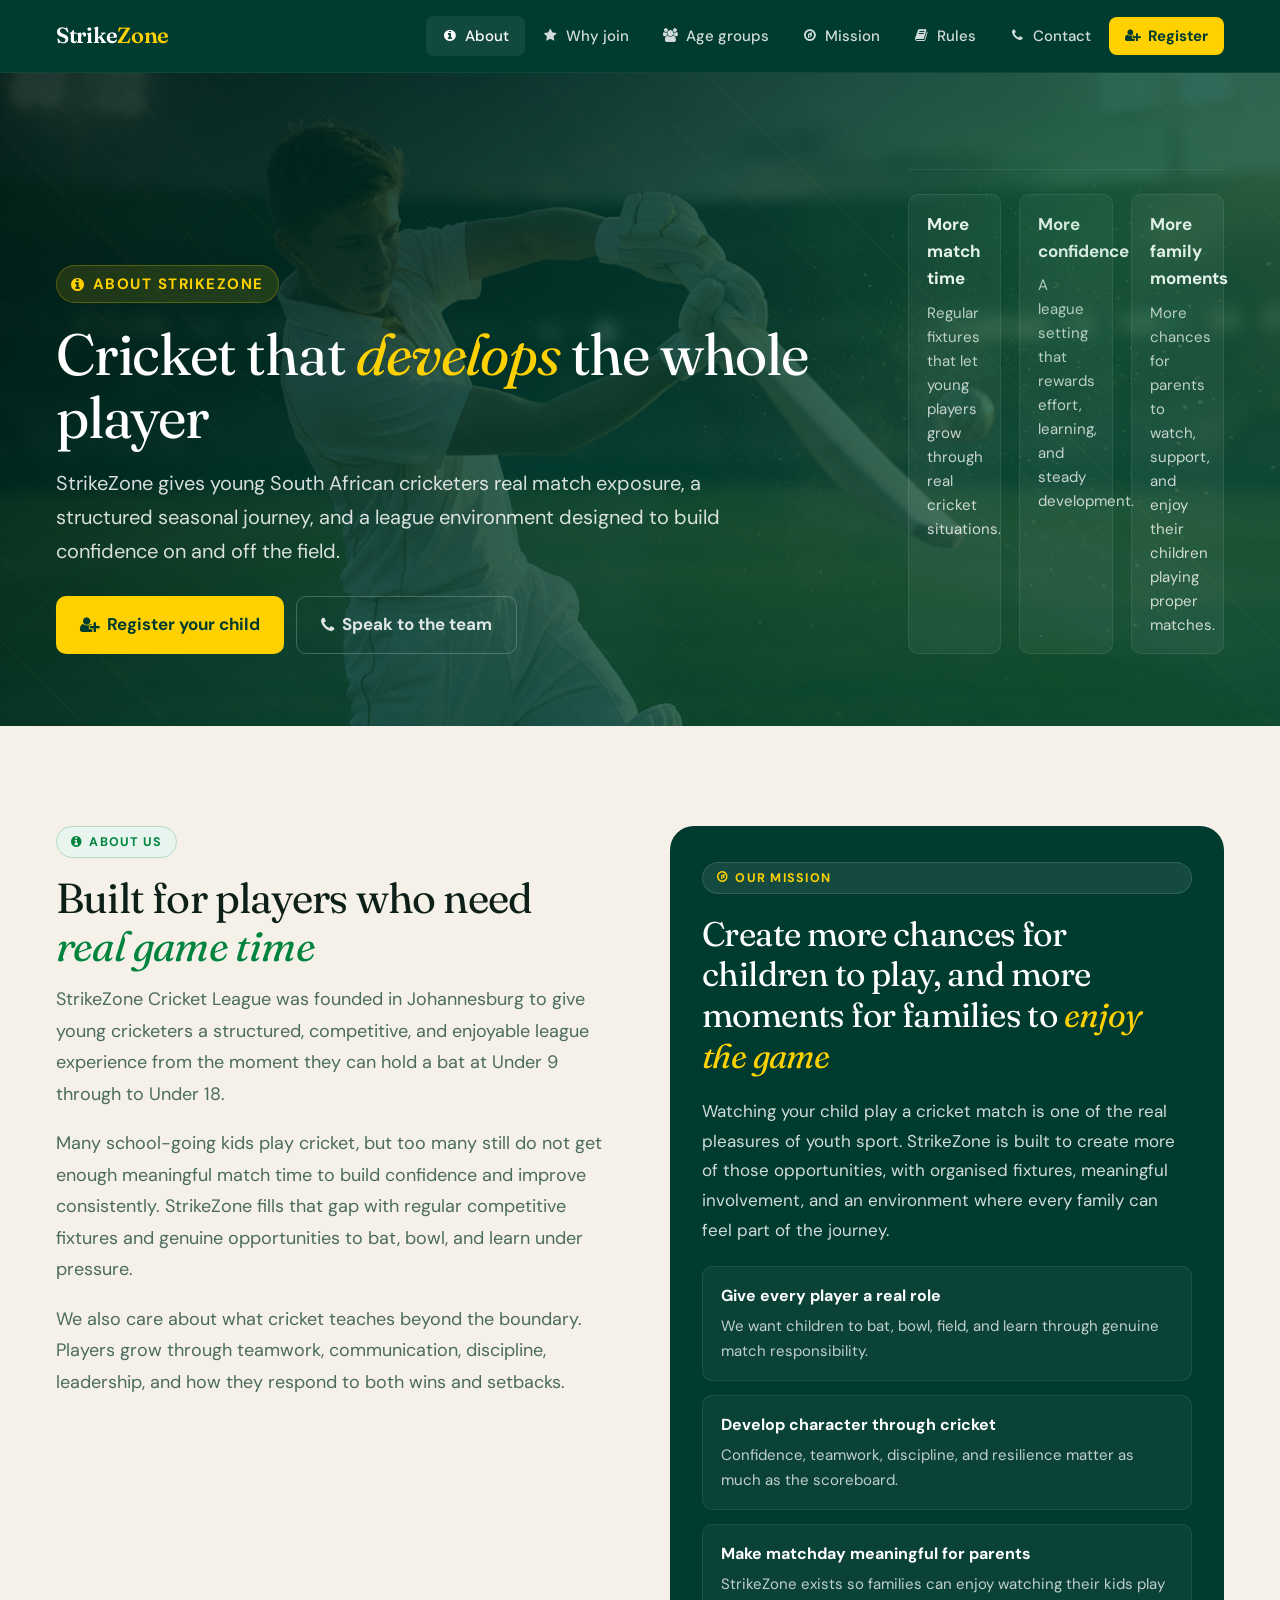
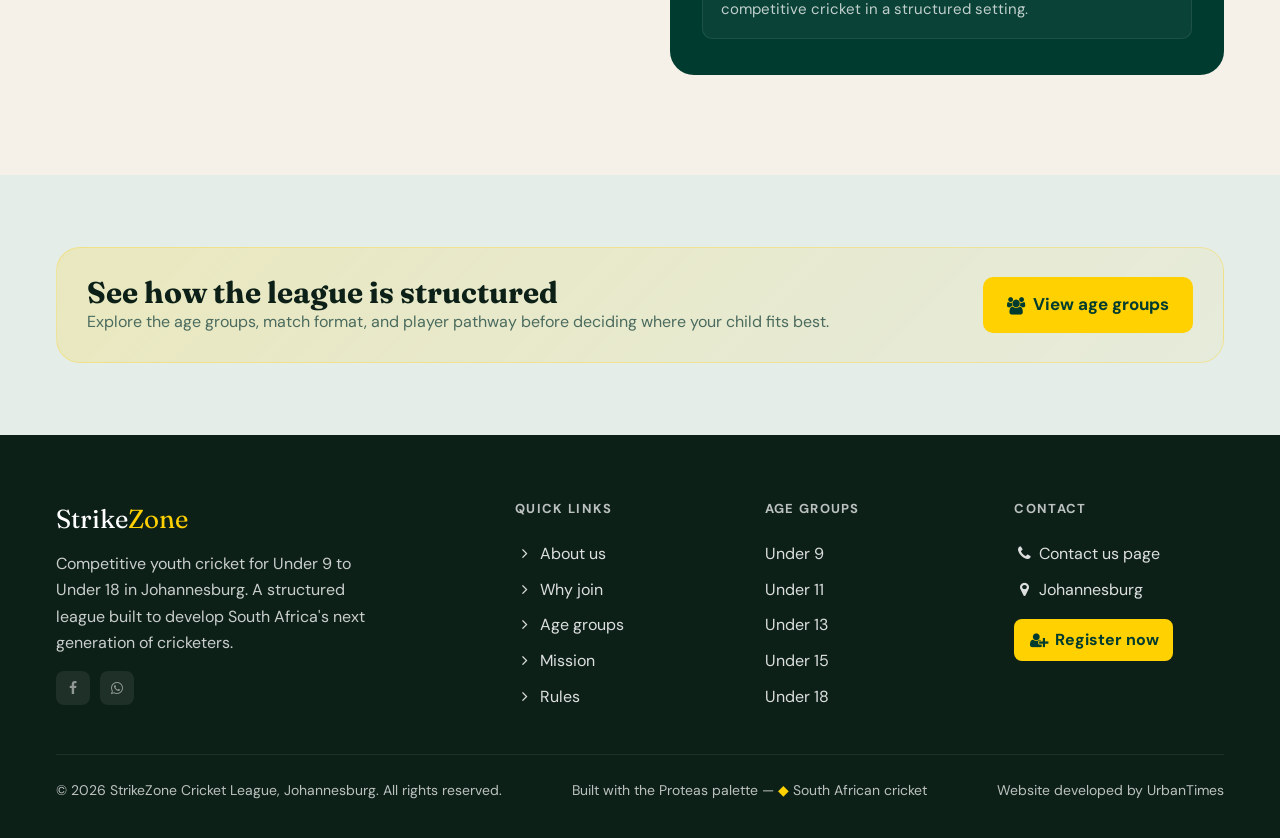
<file: about.html>
<!DOCTYPE html>
<html lang="en">
<head>
  <meta charset="UTF-8">
  <meta name="viewport" content="width=device-width, initial-scale=1.0">
  <title>About | StrikeZone Cricket League</title>
  <meta name="description" content="Learn how StrikeZone Cricket League helps young cricketers grow through structured competition, live scoring, and long-term development.">
  <link rel="canonical" href="https://strikezone.co.za/about.html">
  <meta property="og:type" content="website">
  <meta property="og:site_name" content="StrikeZone Cricket League">
  <meta property="og:title" content="About | StrikeZone Cricket League">
  <meta property="og:description" content="Learn how StrikeZone Cricket League helps young cricketers grow through structured competition, live scoring, and long-term development.">
  <meta property="og:url" content="https://strikezone.co.za/about.html">
  <meta property="og:image" content="https://strikezone.co.za/assets/pitch.png">
  <meta name="twitter:card" content="summary_large_image">
  <meta name="twitter:title" content="About | StrikeZone Cricket League">
  <meta name="twitter:description" content="Learn how StrikeZone Cricket League helps young cricketers grow through structured competition, live scoring, and long-term development.">
  <meta name="twitter:image" content="https://strikezone.co.za/assets/pitch.png">
  <link rel="stylesheet" href="assets/style.css">
</head>
<body>
  <nav class="navbar">
    <div class="nav-inner">
      <a href="index.html" class="nav-logo">Strike<span>Zone</span></a>
      <div class="nav-links">
        <a href="about.html" class="active"><i class="fa fa-info-circle fa-fw"></i> About</a>
        <a href="why-join.html"><i class="fa fa-star fa-fw"></i> Why join</a>
        <a href="age-groups.html"><i class="fa fa-users fa-fw"></i> Age groups</a>
        <a href="mission.html"><i class="fa fa-compass fa-fw"></i> Mission</a>
        <a href="rules.html"><i class="fa fa-book fa-fw"></i> Rules</a>
        <a href="contact.html"><i class="fa fa-phone fa-fw"></i> Contact</a>
        <a href="register.html" class="nav-cta"><i class="fa fa-user-plus fa-fw"></i> Register</a>
      </div>
      <div class="nav-hamburger" onclick="toggleMenu()"><i class="fa fa-bars"></i></div>
    </div>
    <div class="mobile-menu" id="mobile-menu">
      <a href="about.html" class="active"><i class="fa fa-info-circle fa-fw"></i> About us</a>
      <a href="why-join.html"><i class="fa fa-star fa-fw"></i> Why join</a>
      <a href="age-groups.html"><i class="fa fa-users fa-fw"></i> Age groups</a>
      <a href="mission.html"><i class="fa fa-compass fa-fw"></i> Mission</a>
      <a href="rules.html"><i class="fa fa-book fa-fw"></i> Rules</a>
      <a href="contact.html"><i class="fa fa-phone fa-fw"></i> Contact</a>
      <a href="register.html" class="nav-cta"><i class="fa fa-user-plus fa-fw"></i> Register your child</a>
    </div>
  </nav>

  <section class="page-hero">
    <div class="page-hero-inner">
      <div class="page-hero-copy reveal visible">
        <div class="page-hero-kicker"><i class="fa fa-info-circle"></i> About StrikeZone</div>
        <h1 class="page-hero-title">Cricket that <em>develops</em> the whole player</h1>
        <p class="page-hero-sub">StrikeZone gives young South African cricketers real match exposure, a structured seasonal journey, and a league environment designed to build confidence on and off the field.</p>
        <div class="page-actions">
          <a href="register.html" class="btn-gold"><i class="fa fa-user-plus"></i> Register your child</a>
          <a href="contact.html" class="btn-ghost-light"><i class="fa fa-phone"></i> Speak to the team</a>
        </div>
      </div>
      <div class="hero-mission-list reveal visible">
        <div class="hero-mission-item">
          <strong>More match time</strong>
          <span>Regular fixtures that let young players grow through real cricket situations.</span>
        </div>
        <div class="hero-mission-item">
          <strong>More confidence</strong>
          <span>A league setting that rewards effort, learning, and steady development.</span>
        </div>
        <div class="hero-mission-item">
          <strong>More family moments</strong>
          <span>More chances for parents to watch, support, and enjoy their children playing proper matches.</span>
        </div>
      </div>
    </div>
  </section>

  <section class="section">
    <div class="section-inner">
      <div class="split-grid">
        <div class="reveal">
          <div class="section-tag"><i class="fa fa-info-circle"></i> About us</div>
          <h2 class="section-title">Built for players who need <em>real game time</em></h2>
          <div class="section-copy">
            <p>StrikeZone Cricket League was founded in Johannesburg to give young cricketers a structured, competitive, and enjoyable league experience from the moment they can hold a bat at Under 9 through to Under 18.</p>
            <p>Many school-going kids play cricket, but too many still do not get enough meaningful match time to build confidence and improve consistently. StrikeZone fills that gap with regular competitive fixtures and genuine opportunities to bat, bowl, and learn under pressure.</p>
            <p>We also care about what cricket teaches beyond the boundary. Players grow through teamwork, communication, discipline, leadership, and how they respond to both wins and setbacks.</p>
          </div>
        </div>
        <div class="reveal">
          <div class="about-mission-card">
            <div class="section-tag"><i class="fa fa-compass"></i> Our mission</div>
            <h3 class="about-mission-title">Create more chances for children to play, and more moments for families to <em>enjoy the game</em></h3>
            <p class="about-mission-lead">Watching your child play a cricket match is one of the real pleasures of youth sport. StrikeZone is built to create more of those opportunities, with organised fixtures, meaningful involvement, and an environment where every family can feel part of the journey.</p>
            <div class="about-mission-points">
              <div class="about-mission-point">
                <strong>Give every player a real role</strong>
                <span>We want children to bat, bowl, field, and learn through genuine match responsibility.</span>
              </div>
              <div class="about-mission-point">
                <strong>Develop character through cricket</strong>
                <span>Confidence, teamwork, discipline, and resilience matter as much as the scoreboard.</span>
              </div>
              <div class="about-mission-point">
                <strong>Make matchday meaningful for parents</strong>
                <span>StrikeZone exists so families can enjoy watching their kids play competitive cricket in a structured setting.</span>
              </div>
            </div>
          </div>
        </div>
      </div>
    </div>
  </section>

  <section class="section section-stone section-tight">
    <div class="section-inner">
      <div class="cta-strip reveal">
        <div>
          <h3>See how the league is structured</h3>
          <p>Explore the age groups, match format, and player pathway before deciding where your child fits best.</p>
        </div>
        <a href="age-groups.html" class="btn-gold"><i class="fa fa-users"></i> View age groups</a>
      </div>
    </div>
  </section>

  <footer class="footer">
    <div class="footer-inner">
      <div class="footer-top">
        <div class="footer-brand">
          <div class="fb-logo">Strike<span>Zone</span></div>
          <p>Competitive youth cricket for Under 9 to Under 18 in Johannesburg. A structured league built to develop South Africa's next generation of cricketers.</p>
          <div class="footer-social">
            <a href="https://www.facebook.com/strikezone.co.za" class="fsoc" title="Facebook" aria-label="Facebook"><i class="fa fa-facebook"></i></a>
            
            <a href="https://wa.me/27632018623" class="fsoc" title="WhatsApp" aria-label="WhatsApp"><i class="fa fa-whatsapp"></i></a>
          </div>
        </div>
        <div class="footer-col">
          <h4>Quick links</h4>
          <a href="about.html"><i class="fa fa-angle-right fa-fw"></i> About us</a>
          <a href="why-join.html"><i class="fa fa-angle-right fa-fw"></i> Why join</a>
          <a href="age-groups.html"><i class="fa fa-angle-right fa-fw"></i> Age groups</a>
          <a href="mission.html"><i class="fa fa-angle-right fa-fw"></i> Mission</a>
          <a href="rules.html"><i class="fa fa-angle-right fa-fw"></i> Rules</a>
        </div>
        <div class="footer-col">
          <h4>Age groups</h4>
          <a href="age-groups.html">Under 9</a>
          <a href="age-groups.html">Under 11</a>
          <a href="age-groups.html">Under 13</a>
          <a href="age-groups.html">Under 15</a>
          <a href="age-groups.html">Under 18</a>
        </div>
        <div class="footer-col">
          <h4>Contact</h4>
          <a href="contact.html"><i class="fa fa-phone fa-fw"></i> Contact us page</a>
          <a href="contact.html"><i class="fa fa-map-marker fa-fw"></i> Johannesburg</a>
          <a href="register.html" class="footer-register-link"><i class="fa fa-user-plus fa-fw"></i> Register now</a>
        </div>
      </div>
      <div class="footer-bottom">
        <span>© 2026 StrikeZone Cricket League, Johannesburg. All rights reserved.</span>
        <span>Built with the Proteas palette — <span class="footer-gold-diamond">&#9670;</span> South African cricket</span>
        <span>Website developed by <a href="https://urbantimes.co.za" target="_blank" rel="noopener noreferrer">UrbanTimes</a></span>
      </div>
    </div>
  </footer>

  <script src="assets/common.js"></script>
</body>
</html>
</file>
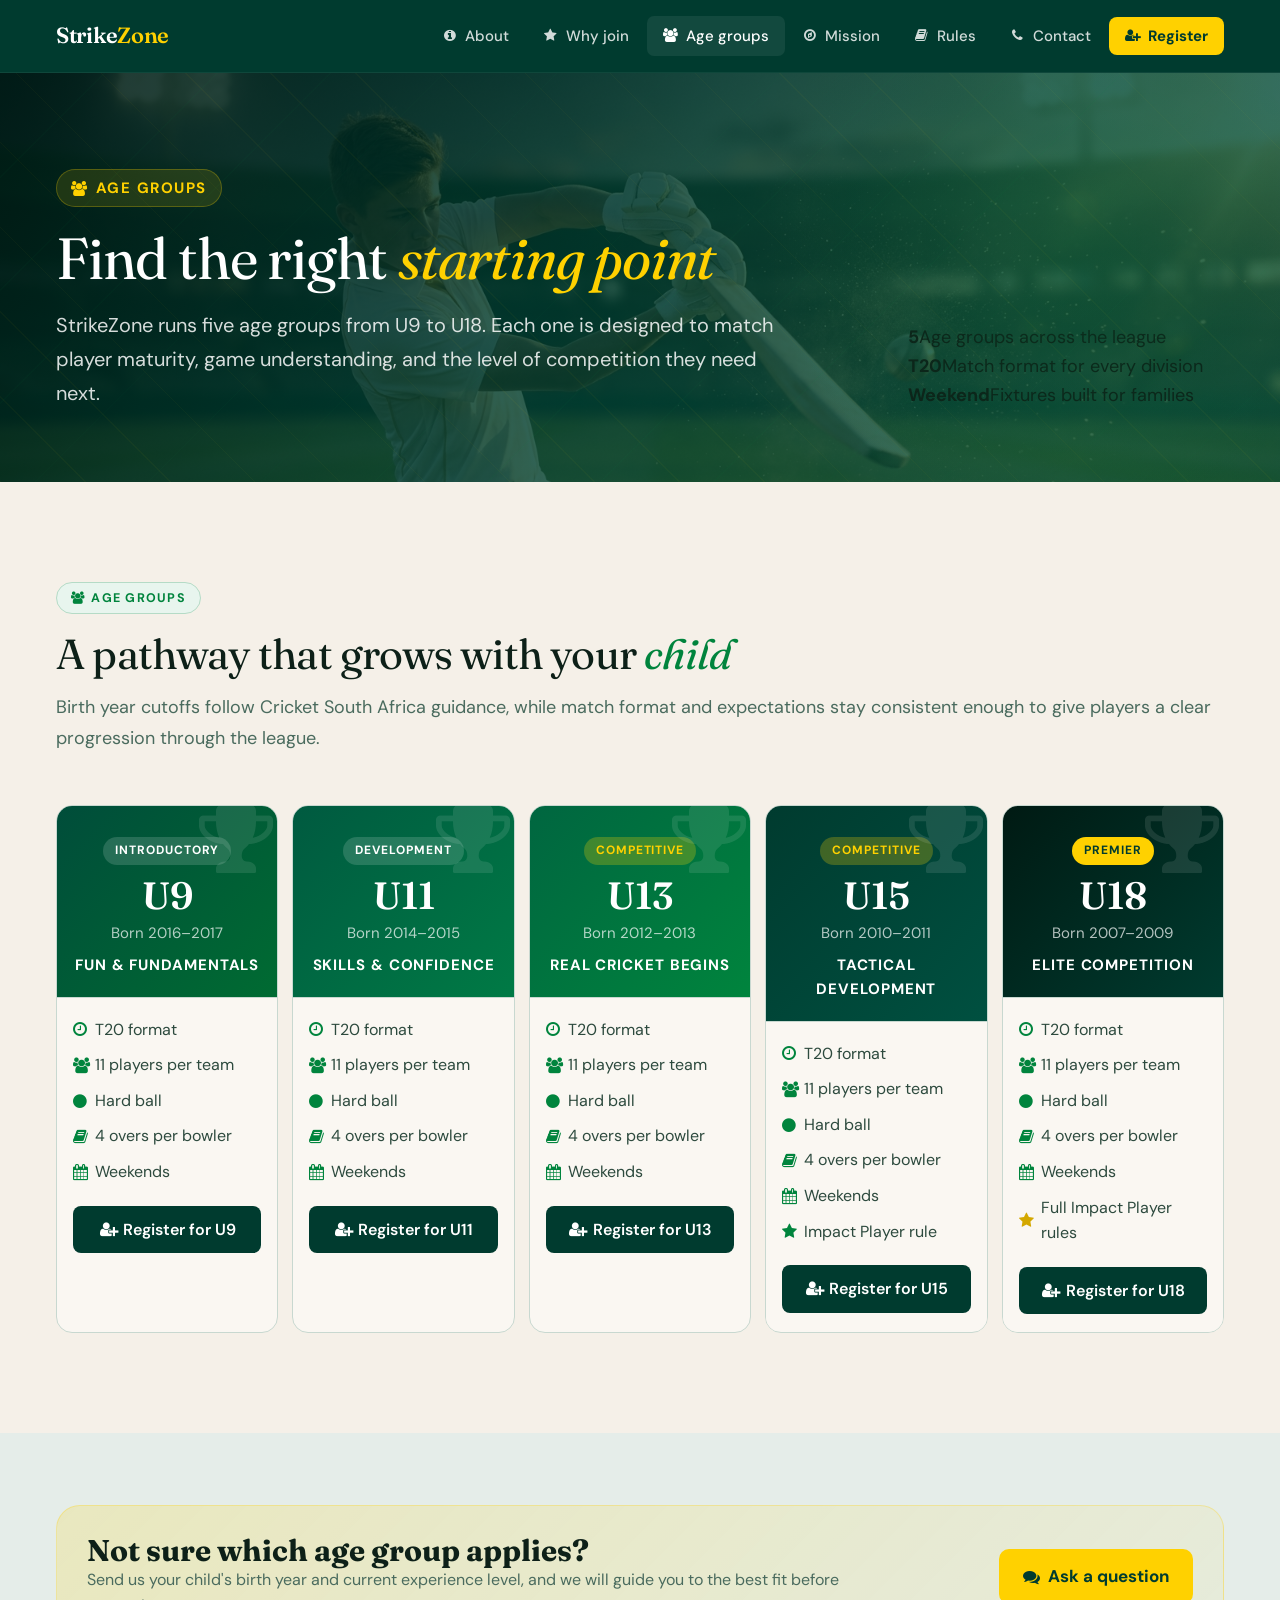
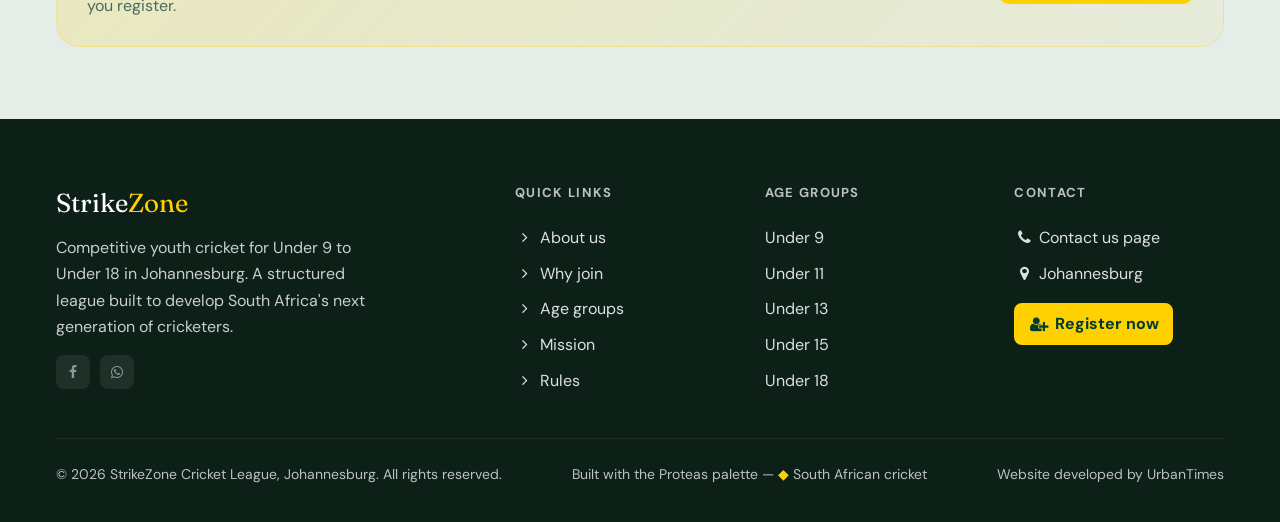
<file: age-groups.html>
<!DOCTYPE html>
<html lang="en">
<head>
  <meta charset="UTF-8">
  <meta name="viewport" content="width=device-width, initial-scale=1.0">
  <title>Age Groups | StrikeZone Cricket League</title>
  <meta name="description" content="View StrikeZone Cricket League age groups from U9 to U18, including birth year guidance, format, and development level.">
  <link rel="stylesheet" href="assets/style.css">
</head>
<body>
  <nav class="navbar">
    <div class="nav-inner">
      <a href="index.html" class="nav-logo">Strike<span>Zone</span></a>
      <div class="nav-links">
        <a href="about.html"><i class="fa fa-info-circle fa-fw"></i> About</a>
        <a href="why-join.html"><i class="fa fa-star fa-fw"></i> Why join</a>
        <a href="age-groups.html" class="active"><i class="fa fa-users fa-fw"></i> Age groups</a>
        <a href="mission.html"><i class="fa fa-compass fa-fw"></i> Mission</a>
        <a href="rules.html"><i class="fa fa-book fa-fw"></i> Rules</a>
        <a href="contact.html"><i class="fa fa-phone fa-fw"></i> Contact</a>
        <a href="register.html" class="nav-cta"><i class="fa fa-user-plus fa-fw"></i> Register</a>
      </div>
      <div class="nav-hamburger" onclick="toggleMenu()"><i class="fa fa-bars"></i></div>
    </div>
    <div class="mobile-menu" id="mobile-menu">
      <a href="about.html"><i class="fa fa-info-circle fa-fw"></i> About us</a>
      <a href="why-join.html"><i class="fa fa-star fa-fw"></i> Why join</a>
      <a href="age-groups.html" class="active"><i class="fa fa-users fa-fw"></i> Age groups</a>
      <a href="mission.html"><i class="fa fa-compass fa-fw"></i> Mission</a>
      <a href="rules.html"><i class="fa fa-book fa-fw"></i> Rules</a>
      <a href="contact.html"><i class="fa fa-phone fa-fw"></i> Contact</a>
      <a href="register.html" class="nav-cta"><i class="fa fa-user-plus fa-fw"></i> Register your child</a>
    </div>
  </nav>

  <section class="page-hero">
    <div class="page-hero-inner">
      <div class="page-hero-copy reveal visible">
        <div class="page-hero-kicker"><i class="fa fa-users"></i> Age groups</div>
        <h1 class="page-hero-title">Find the right <em>starting point</em></h1>
        <p class="page-hero-sub">StrikeZone runs five age groups from U9 to U18. Each one is designed to match player maturity, game understanding, and the level of competition they need next.</p>
      </div>
      <div class="hero-stat-bar reveal visible">
        <div><strong>5</strong><span>Age groups across the league</span></div>
        <div><strong>T20</strong><span>Match format for every division</span></div>
        <div><strong>Weekend</strong><span>Fixtures built for families</span></div>
      </div>
    </div>
  </section>

  <section class="section">
    <div class="section-inner">
      <div class="reveal">
        <div class="section-tag"><i class="fa fa-users"></i> Age groups</div>
        <h2 class="section-title">A pathway that grows with your <em>child</em></h2>
        <p class="section-sub section-sub-wide">Birth year cutoffs follow Cricket South Africa guidance, while match format and expectations stay consistent enough to give players a clear progression through the league.</p>
      </div>
      <div class="age-grid reveal">
        <div class="age-card">
          <div class="age-hd age-u9">
            <div class="age-badge">Introductory</div>
            <div class="age-group">U9</div>
            <div class="age-born">Born 2016–2017</div>
            <div class="age-level">Fun &amp; fundamentals</div>
          </div>
          <div class="age-bd">
            <div class="age-detail"><i class="fa fa-clock-o fa-fw"></i> T20 format</div>
            <div class="age-detail"><i class="fa fa-users fa-fw"></i> 11 players per team</div>
            <div class="age-detail"><i class="fa fa-circle fa-fw"></i> Hard ball</div>
            <div class="age-detail"><i class="fa fa-book fa-fw"></i> 4 overs per bowler</div>
            <div class="age-detail"><i class="fa fa-calendar fa-fw"></i> Weekends</div>
            <a href="register.html" class="age-cta"><i class="fa fa-user-plus fa-fw"></i> Register for U9</a>
          </div>
        </div>
        <div class="age-card">
          <div class="age-hd age-u11">
            <div class="age-badge">Development</div>
            <div class="age-group">U11</div>
            <div class="age-born">Born 2014–2015</div>
            <div class="age-level">Skills &amp; confidence</div>
          </div>
          <div class="age-bd">
            <div class="age-detail"><i class="fa fa-clock-o fa-fw"></i> T20 format</div>
            <div class="age-detail"><i class="fa fa-users fa-fw"></i> 11 players per team</div>
            <div class="age-detail"><i class="fa fa-circle fa-fw"></i> Hard ball</div>
            <div class="age-detail"><i class="fa fa-book fa-fw"></i> 4 overs per bowler</div>
            <div class="age-detail"><i class="fa fa-calendar fa-fw"></i> Weekends</div>
            <a href="register.html" class="age-cta"><i class="fa fa-user-plus fa-fw"></i> Register for U11</a>
          </div>
        </div>
        <div class="age-card">
          <div class="age-hd age-u13">
            <div class="age-badge">Competitive</div>
            <div class="age-group">U13</div>
            <div class="age-born">Born 2012–2013</div>
            <div class="age-level">Real cricket begins</div>
          </div>
          <div class="age-bd">
            <div class="age-detail"><i class="fa fa-clock-o fa-fw"></i> T20 format</div>
            <div class="age-detail"><i class="fa fa-users fa-fw"></i> 11 players per team</div>
            <div class="age-detail"><i class="fa fa-circle fa-fw"></i> Hard ball</div>
            <div class="age-detail"><i class="fa fa-book fa-fw"></i> 4 overs per bowler</div>
            <div class="age-detail"><i class="fa fa-calendar fa-fw"></i> Weekends</div>
            <a href="register.html" class="age-cta"><i class="fa fa-user-plus fa-fw"></i> Register for U13</a>
          </div>
        </div>
        <div class="age-card">
          <div class="age-hd age-u15">
            <div class="age-badge">Competitive</div>
            <div class="age-group">U15</div>
            <div class="age-born">Born 2010–2011</div>
            <div class="age-level">Tactical development</div>
          </div>
          <div class="age-bd">
            <div class="age-detail"><i class="fa fa-clock-o fa-fw"></i> T20 format</div>
            <div class="age-detail"><i class="fa fa-users fa-fw"></i> 11 players per team</div>
            <div class="age-detail"><i class="fa fa-circle fa-fw"></i> Hard ball</div>
            <div class="age-detail"><i class="fa fa-book fa-fw"></i> 4 overs per bowler</div>
            <div class="age-detail"><i class="fa fa-calendar fa-fw"></i> Weekends</div>
            <div class="age-detail"><i class="fa fa-star fa-fw"></i> Impact Player rule</div>
            <a href="register.html" class="age-cta"><i class="fa fa-user-plus fa-fw"></i> Register for U15</a>
          </div>
        </div>
        <div class="age-card">
          <div class="age-hd age-u18">
            <div class="age-badge">Premier</div>
            <div class="age-group">U18</div>
            <div class="age-born">Born 2007–2009</div>
            <div class="age-level">Elite competition</div>
          </div>
          <div class="age-bd">
            <div class="age-detail"><i class="fa fa-clock-o fa-fw"></i> T20 format</div>
            <div class="age-detail"><i class="fa fa-users fa-fw"></i> 11 players per team</div>
            <div class="age-detail"><i class="fa fa-circle fa-fw"></i> Hard ball</div>
            <div class="age-detail"><i class="fa fa-book fa-fw"></i> 4 overs per bowler</div>
            <div class="age-detail"><i class="fa fa-calendar fa-fw"></i> Weekends</div>
            <div class="age-detail"><i class="fa fa-star fa-fw age-detail-icon-gold"></i> Full Impact Player rules</div>
            <a href="register.html" class="age-cta"><i class="fa fa-user-plus fa-fw"></i> Register for U18</a>
          </div>
        </div>
      </div>
    </div>
  </section>

  <section class="section section-stone section-tight">
    <div class="section-inner">
      <div class="cta-strip reveal">
        <div>
          <h3>Not sure which age group applies?</h3>
          <p>Send us your child's birth year and current experience level, and we will guide you to the best fit before you register.</p>
        </div>
        <a href="contact.html" class="btn-gold"><i class="fa fa-comments"></i> Ask a question</a>
      </div>
    </div>
  </section>

  <footer class="footer">
    <div class="footer-inner">
      <div class="footer-top">
        <div class="footer-brand">
          <div class="fb-logo">Strike<span>Zone</span></div>
          <p>Competitive youth cricket for Under 9 to Under 18 in Johannesburg. A structured league built to develop South Africa's next generation of cricketers.</p>
          <div class="footer-social">
            <a href="https://www.facebook.com/strikezone.co.za" class="fsoc" title="Facebook" aria-label="Facebook"><i class="fa fa-facebook"></i></a>
            
            <a href="https://wa.me/27632018623" class="fsoc" title="WhatsApp" aria-label="WhatsApp"><i class="fa fa-whatsapp"></i></a>
          </div>
        </div>
        <div class="footer-col">
          <h4>Quick links</h4>
          <a href="about.html"><i class="fa fa-angle-right fa-fw"></i> About us</a>
          <a href="why-join.html"><i class="fa fa-angle-right fa-fw"></i> Why join</a>
          <a href="age-groups.html"><i class="fa fa-angle-right fa-fw"></i> Age groups</a>
          <a href="mission.html"><i class="fa fa-angle-right fa-fw"></i> Mission</a>
          <a href="rules.html"><i class="fa fa-angle-right fa-fw"></i> Rules</a>
        </div>
        <div class="footer-col">
          <h4>Age groups</h4>
          <a href="age-groups.html">Under 9</a>
          <a href="age-groups.html">Under 11</a>
          <a href="age-groups.html">Under 13</a>
          <a href="age-groups.html">Under 15</a>
          <a href="age-groups.html">Under 18</a>
        </div>
        <div class="footer-col">
          <h4>Contact</h4>
          <a href="contact.html"><i class="fa fa-phone fa-fw"></i> Contact us page</a>
          <a href="contact.html"><i class="fa fa-map-marker fa-fw"></i> Johannesburg</a>
          <a href="register.html" class="footer-register-link"><i class="fa fa-user-plus fa-fw"></i> Register now</a>
        </div>
      </div>
      <div class="footer-bottom">
        <span>© 2026 StrikeZone Cricket League, Johannesburg. All rights reserved.</span>
        <span>Built with the Proteas palette — <span class="footer-gold-diamond">&#9670;</span> South African cricket</span>
        <span>Website developed by <a href="https://urbantimes.co.za" target="_blank" rel="noopener noreferrer">UrbanTimes</a></span>
      </div>
    </div>
  </footer>

  <script src="assets/common.js"></script>
</body>
</html>
</file>
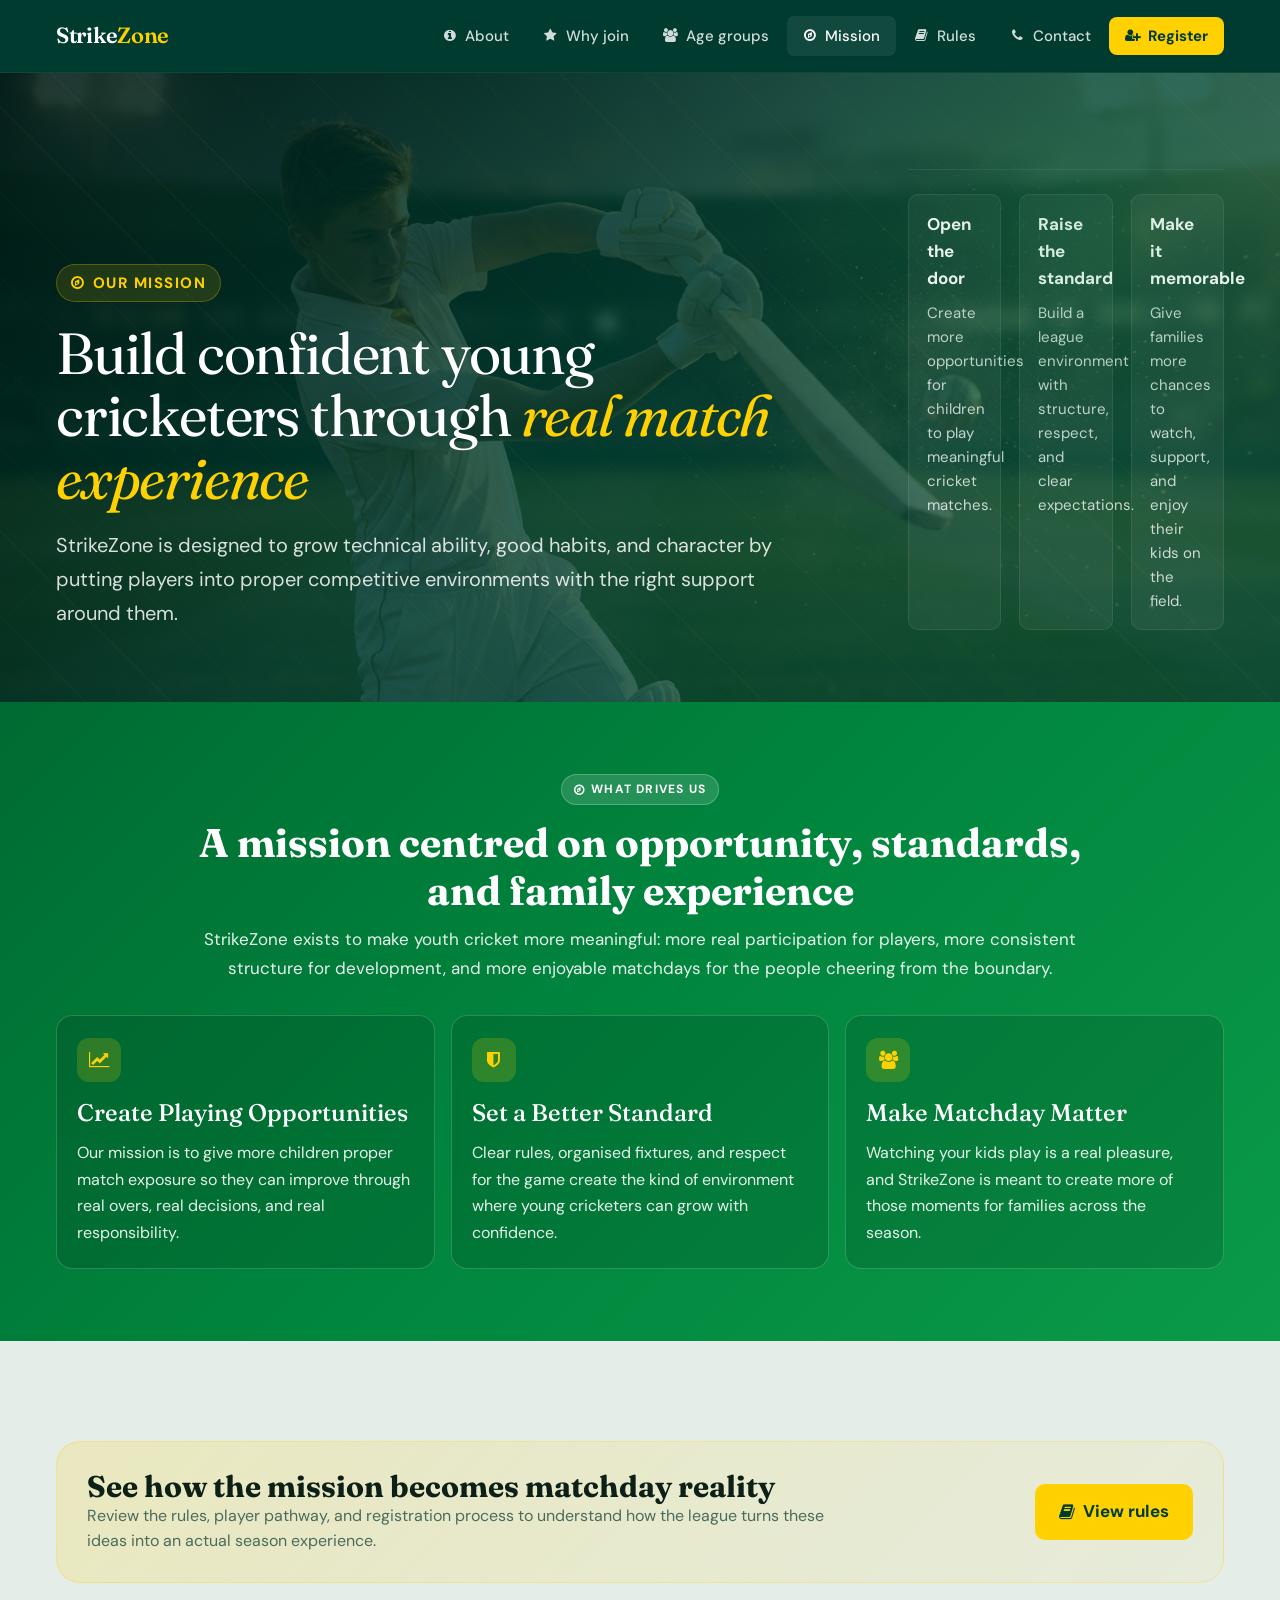
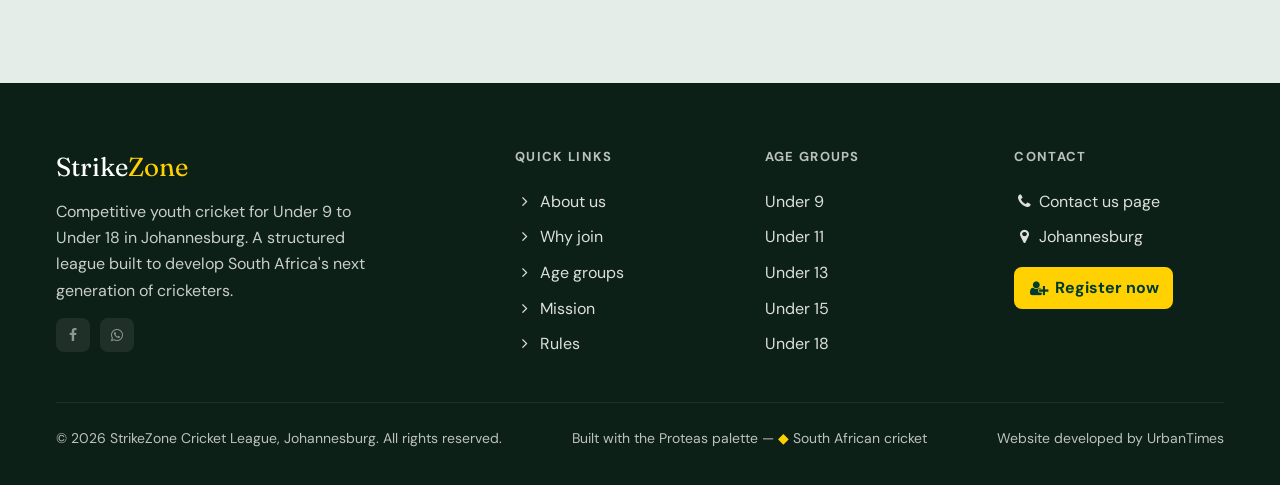
<file: mission.html>
<!DOCTYPE html>
<html lang="en">
<head>
  <meta charset="UTF-8">
  <meta name="viewport" content="width=device-width, initial-scale=1.0">
  <title>Mission | StrikeZone Cricket League</title>
  <meta name="description" content="Read the mission behind StrikeZone Cricket League and how the competition is designed to develop skills, character, and a safer cricket environment.">
  <link rel="stylesheet" href="assets/style.css">
</head>
<body>
  <nav class="navbar">
    <div class="nav-inner">
      <a href="index.html" class="nav-logo">Strike<span>Zone</span></a>
      <div class="nav-links">
        <a href="about.html"><i class="fa fa-info-circle fa-fw"></i> About</a>
        <a href="why-join.html"><i class="fa fa-star fa-fw"></i> Why join</a>
        <a href="age-groups.html"><i class="fa fa-users fa-fw"></i> Age groups</a>
        <a href="mission.html" class="active"><i class="fa fa-compass fa-fw"></i> Mission</a>
        <a href="rules.html"><i class="fa fa-book fa-fw"></i> Rules</a>
        <a href="contact.html"><i class="fa fa-phone fa-fw"></i> Contact</a>
        <a href="register.html" class="nav-cta"><i class="fa fa-user-plus fa-fw"></i> Register</a>
      </div>
      <div class="nav-hamburger" onclick="toggleMenu()"><i class="fa fa-bars"></i></div>
    </div>
    <div class="mobile-menu" id="mobile-menu">
      <a href="about.html"><i class="fa fa-info-circle fa-fw"></i> About us</a>
      <a href="why-join.html"><i class="fa fa-star fa-fw"></i> Why join</a>
      <a href="age-groups.html"><i class="fa fa-users fa-fw"></i> Age groups</a>
      <a href="mission.html" class="active"><i class="fa fa-compass fa-fw"></i> Mission</a>
      <a href="rules.html"><i class="fa fa-book fa-fw"></i> Rules</a>
      <a href="contact.html"><i class="fa fa-phone fa-fw"></i> Contact</a>
      <a href="register.html" class="nav-cta"><i class="fa fa-user-plus fa-fw"></i> Register your child</a>
    </div>
  </nav>

  <section class="page-hero">
    <div class="page-hero-inner">
      <div class="page-hero-copy reveal visible">
        <div class="page-hero-kicker"><i class="fa fa-compass"></i> Our mission</div>
        <h1 class="page-hero-title">Build confident young cricketers through <em>real match experience</em></h1>
        <p class="page-hero-sub">StrikeZone is designed to grow technical ability, good habits, and character by putting players into proper competitive environments with the right support around them.</p>
      </div>
      <div class="hero-mission-list reveal visible">
        <div class="hero-mission-item">
          <strong>Open the door</strong>
          <span>Create more opportunities for children to play meaningful cricket matches.</span>
        </div>
        <div class="hero-mission-item">
          <strong>Raise the standard</strong>
          <span>Build a league environment with structure, respect, and clear expectations.</span>
        </div>
        <div class="hero-mission-item">
          <strong>Make it memorable</strong>
          <span>Give families more chances to watch, support, and enjoy their kids on the field.</span>
        </div>
      </div>
    </div>
  </section>

  <section class="mission-band">
    <div class="mission-inner">
      <div class="mission-header reveal">
        <div class="mission-kicker"><i class="fa fa-compass"></i> What drives us</div>
        <h2 class="mission-title">A mission centred on opportunity, standards, and family experience</h2>
        <p class="mission-sub">StrikeZone exists to make youth cricket more meaningful: more real participation for players, more consistent structure for development, and more enjoyable matchdays for the people cheering from the boundary.</p>
      </div>
      <div class="mission-grid reveal">
        <article class="mission-card">
          <div class="mission-card-icon"><i class="fa fa-line-chart"></i></div>
          <h3>Create Playing Opportunities</h3>
          <p>Our mission is to give more children proper match exposure so they can improve through real overs, real decisions, and real responsibility.</p>
        </article>
        <article class="mission-card">
          <div class="mission-card-icon"><i class="fa fa-shield"></i></div>
          <h3>Set a Better Standard</h3>
          <p>Clear rules, organised fixtures, and respect for the game create the kind of environment where young cricketers can grow with confidence.</p>
        </article>
        <article class="mission-card">
          <div class="mission-card-icon"><i class="fa fa-users"></i></div>
          <h3>Make Matchday Matter</h3>
          <p>Watching your kids play is a real pleasure, and StrikeZone is meant to create more of those moments for families across the season.</p>
        </article>
      </div>
    </div>
  </section>

  <section class="section section-stone">
    <div class="section-inner">
      <div class="cta-strip reveal">
        <div>
          <h3>See how the mission becomes matchday reality</h3>
          <p>Review the rules, player pathway, and registration process to understand how the league turns these ideas into an actual season experience.</p>
        </div>
        <a href="rules.html" class="btn-gold"><i class="fa fa-book"></i> View rules</a>
      </div>
    </div>
  </section>

  <footer class="footer">
    <div class="footer-inner">
      <div class="footer-top">
        <div class="footer-brand">
          <div class="fb-logo">Strike<span>Zone</span></div>
          <p>Competitive youth cricket for Under 9 to Under 18 in Johannesburg. A structured league built to develop South Africa's next generation of cricketers.</p>
          <div class="footer-social">
            <a href="https://www.facebook.com/strikezone.co.za" class="fsoc" title="Facebook" aria-label="Facebook"><i class="fa fa-facebook"></i></a>
            
            <a href="https://wa.me/27632018623" class="fsoc" title="WhatsApp" aria-label="WhatsApp"><i class="fa fa-whatsapp"></i></a>
          </div>
        </div>
        <div class="footer-col">
          <h4>Quick links</h4>
          <a href="about.html"><i class="fa fa-angle-right fa-fw"></i> About us</a>
          <a href="why-join.html"><i class="fa fa-angle-right fa-fw"></i> Why join</a>
          <a href="age-groups.html"><i class="fa fa-angle-right fa-fw"></i> Age groups</a>
          <a href="mission.html"><i class="fa fa-angle-right fa-fw"></i> Mission</a>
          <a href="rules.html"><i class="fa fa-angle-right fa-fw"></i> Rules</a>
        </div>
        <div class="footer-col">
          <h4>Age groups</h4>
          <a href="age-groups.html">Under 9</a>
          <a href="age-groups.html">Under 11</a>
          <a href="age-groups.html">Under 13</a>
          <a href="age-groups.html">Under 15</a>
          <a href="age-groups.html">Under 18</a>
        </div>
        <div class="footer-col">
          <h4>Contact</h4>
          <a href="contact.html"><i class="fa fa-phone fa-fw"></i> Contact us page</a>
          <a href="contact.html"><i class="fa fa-map-marker fa-fw"></i> Johannesburg</a>
          <a href="register.html" class="footer-register-link"><i class="fa fa-user-plus fa-fw"></i> Register now</a>
        </div>
      </div>
      <div class="footer-bottom">
        <span>© 2026 StrikeZone Cricket League, Johannesburg. All rights reserved.</span>
        <span>Built with the Proteas palette — <span class="footer-gold-diamond">&#9670;</span> South African cricket</span>
        <span>Website developed by <a href="https://urbantimes.co.za" target="_blank" rel="noopener noreferrer">UrbanTimes</a></span>
      </div>
    </div>
  </footer>

  <script src="assets/common.js"></script>
</body>
</html>
</file>
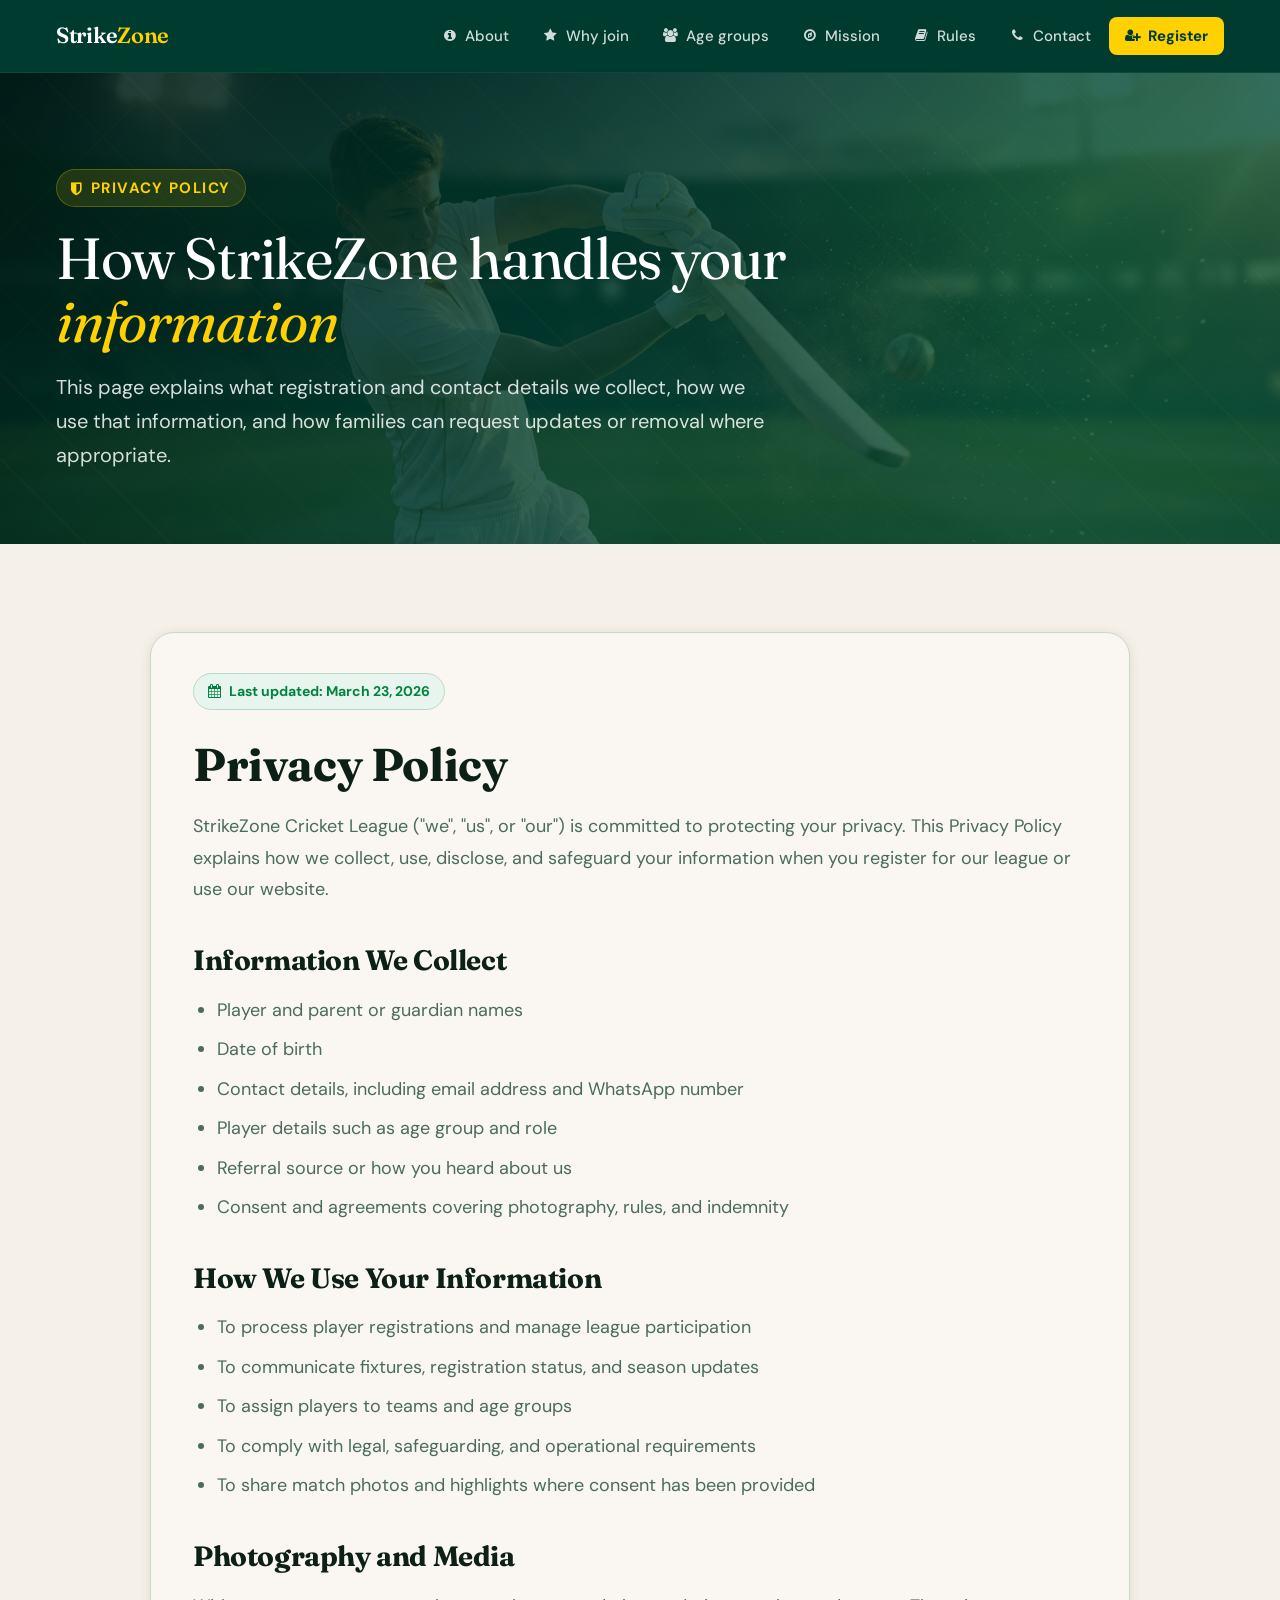
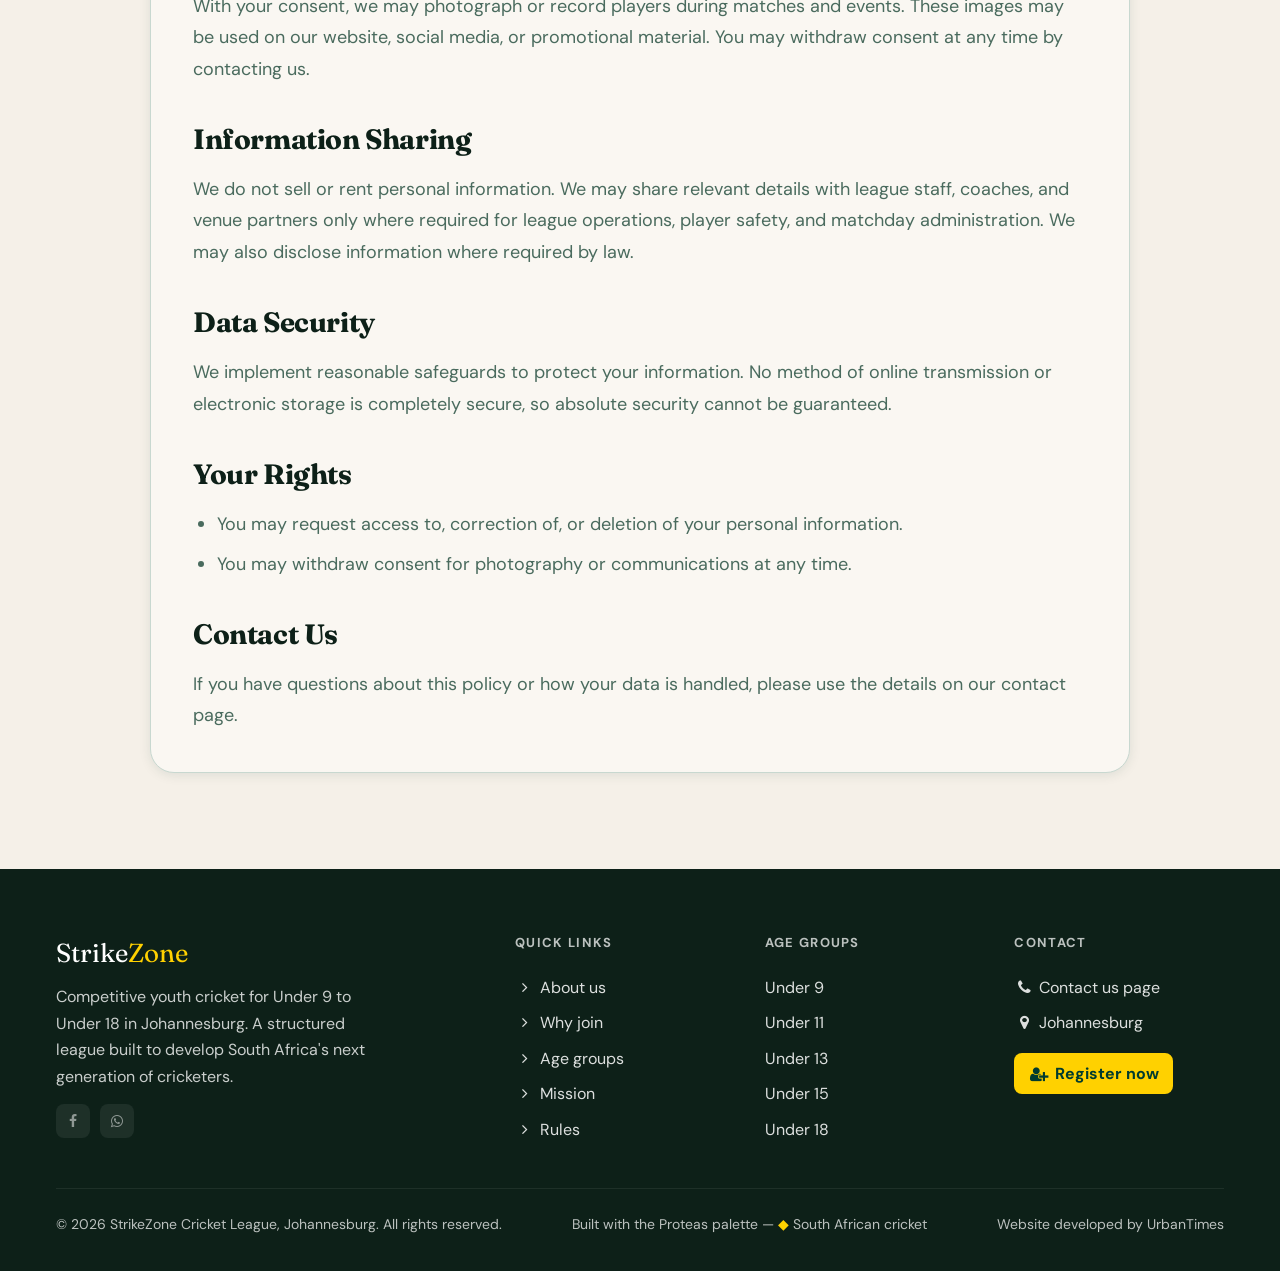
<file: privacy-policy.html>
<!DOCTYPE html>
<html lang="en">
<head>
  <meta charset="UTF-8">
  <meta name="viewport" content="width=device-width, initial-scale=1.0">
  <title>Privacy Policy | StrikeZone Cricket League</title>
  <meta name="description" content="Read the StrikeZone Cricket League privacy policy covering registration data, contact details, photography consent, and information use.">
  <link rel="stylesheet" href="assets/style.css">
</head>
<body>
  <nav class="navbar">
    <div class="nav-inner">
      <a href="index.html" class="nav-logo">Strike<span>Zone</span></a>
      <div class="nav-links">
        <a href="about.html"><i class="fa fa-info-circle fa-fw"></i> About</a>
        <a href="why-join.html"><i class="fa fa-star fa-fw"></i> Why join</a>
        <a href="age-groups.html"><i class="fa fa-users fa-fw"></i> Age groups</a>
        <a href="mission.html"><i class="fa fa-compass fa-fw"></i> Mission</a>
        <a href="rules.html"><i class="fa fa-book fa-fw"></i> Rules</a>
        <a href="contact.html"><i class="fa fa-phone fa-fw"></i> Contact</a>
        <a href="register.html" class="nav-cta"><i class="fa fa-user-plus fa-fw"></i> Register</a>
      </div>
      <div class="nav-hamburger" onclick="toggleMenu()"><i class="fa fa-bars"></i></div>
    </div>
    <div class="mobile-menu" id="mobile-menu">
      <a href="about.html"><i class="fa fa-info-circle fa-fw"></i> About us</a>
      <a href="why-join.html"><i class="fa fa-star fa-fw"></i> Why join</a>
      <a href="age-groups.html"><i class="fa fa-users fa-fw"></i> Age groups</a>
      <a href="mission.html"><i class="fa fa-compass fa-fw"></i> Mission</a>
      <a href="rules.html"><i class="fa fa-book fa-fw"></i> Rules</a>
      <a href="contact.html"><i class="fa fa-phone fa-fw"></i> Contact</a>
      <a href="register.html" class="nav-cta"><i class="fa fa-user-plus fa-fw"></i> Register your child</a>
    </div>
  </nav>

  <section class="page-hero">
    <div class="page-hero-inner">
      <div class="page-hero-copy reveal visible">
        <div class="page-hero-kicker"><i class="fa fa-shield"></i> Privacy policy</div>
        <h1 class="page-hero-title">How StrikeZone handles your <em>information</em></h1>
        <p class="page-hero-sub">This page explains what registration and contact details we collect, how we use that information, and how families can request updates or removal where appropriate.</p>
      </div>
    </div>
  </section>

  <div class="legal-wrap">
    <div class="legal-card reveal visible">
      <div class="legal-meta"><i class="fa fa-calendar"></i> Last updated: March 23, 2026</div>
      <h1>Privacy Policy</h1>
      <p>StrikeZone Cricket League ("we", "us", or "our") is committed to protecting your privacy. This Privacy Policy explains how we collect, use, disclose, and safeguard your information when you register for our league or use our website.</p>

      <h2>Information We Collect</h2>
      <ul>
        <li>Player and parent or guardian names</li>
        <li>Date of birth</li>
        <li>Contact details, including email address and WhatsApp number</li>
        <li>Player details such as age group and role</li>
        <li>Referral source or how you heard about us</li>
        <li>Consent and agreements covering photography, rules, and indemnity</li>
      </ul>

      <h2>How We Use Your Information</h2>
      <ul>
        <li>To process player registrations and manage league participation</li>
        <li>To communicate fixtures, registration status, and season updates</li>
        <li>To assign players to teams and age groups</li>
        <li>To comply with legal, safeguarding, and operational requirements</li>
        <li>To share match photos and highlights where consent has been provided</li>
      </ul>

      <h2>Photography and Media</h2>
      <p>With your consent, we may photograph or record players during matches and events. These images may be used on our website, social media, or promotional material. You may withdraw consent at any time by contacting us.</p>

      <h2>Information Sharing</h2>
      <p>We do not sell or rent personal information. We may share relevant details with league staff, coaches, and venue partners only where required for league operations, player safety, and matchday administration. We may also disclose information where required by law.</p>

      <h2>Data Security</h2>
      <p>We implement reasonable safeguards to protect your information. No method of online transmission or electronic storage is completely secure, so absolute security cannot be guaranteed.</p>

      <h2>Your Rights</h2>
      <ul>
        <li>You may request access to, correction of, or deletion of your personal information.</li>
        <li>You may withdraw consent for photography or communications at any time.</li>
      </ul>

      <h2>Contact Us</h2>
      <p>If you have questions about this policy or how your data is handled, please use the details on our <a href="contact.html">contact page</a>.</p>
    </div>
  </div>

  <footer class="footer">
    <div class="footer-inner">
      <div class="footer-top">
        <div class="footer-brand">
          <div class="fb-logo">Strike<span>Zone</span></div>
          <p>Competitive youth cricket for Under 9 to Under 18 in Johannesburg. A structured league built to develop South Africa's next generation of cricketers.</p>
          <div class="footer-social">
            <a href="https://www.facebook.com/strikezone.co.za" class="fsoc" title="Facebook" aria-label="Facebook"><i class="fa fa-facebook"></i></a>
            
            <a href="https://wa.me/27632018623" class="fsoc" title="WhatsApp" aria-label="WhatsApp"><i class="fa fa-whatsapp"></i></a>
          </div>
        </div>
        <div class="footer-col">
          <h4>Quick links</h4>
          <a href="about.html"><i class="fa fa-angle-right fa-fw"></i> About us</a>
          <a href="why-join.html"><i class="fa fa-angle-right fa-fw"></i> Why join</a>
          <a href="age-groups.html"><i class="fa fa-angle-right fa-fw"></i> Age groups</a>
          <a href="mission.html"><i class="fa fa-angle-right fa-fw"></i> Mission</a>
          <a href="rules.html"><i class="fa fa-angle-right fa-fw"></i> Rules</a>
        </div>
        <div class="footer-col">
          <h4>Age groups</h4>
          <a href="age-groups.html">Under 9</a>
          <a href="age-groups.html">Under 11</a>
          <a href="age-groups.html">Under 13</a>
          <a href="age-groups.html">Under 15</a>
          <a href="age-groups.html">Under 18</a>
        </div>
        <div class="footer-col">
          <h4>Contact</h4>
          <a href="contact.html"><i class="fa fa-phone fa-fw"></i> Contact us page</a>
          <a href="contact.html"><i class="fa fa-map-marker fa-fw"></i> Johannesburg</a>
          <a href="register.html" class="footer-register-link"><i class="fa fa-user-plus fa-fw"></i> Register now</a>
        </div>
      </div>
      <div class="footer-bottom">
        <span>© 2026 StrikeZone Cricket League, Johannesburg. All rights reserved.</span>
        <span>Built with the Proteas palette — <span class="footer-gold-diamond">&#9670;</span> South African cricket</span>
        <span>Website developed by <a href="https://urbantimes.co.za" target="_blank" rel="noopener noreferrer">UrbanTimes</a></span>
      </div>
    </div>
  </footer>

  <script src="assets/common.js"></script>
</body>
</html>
</file>
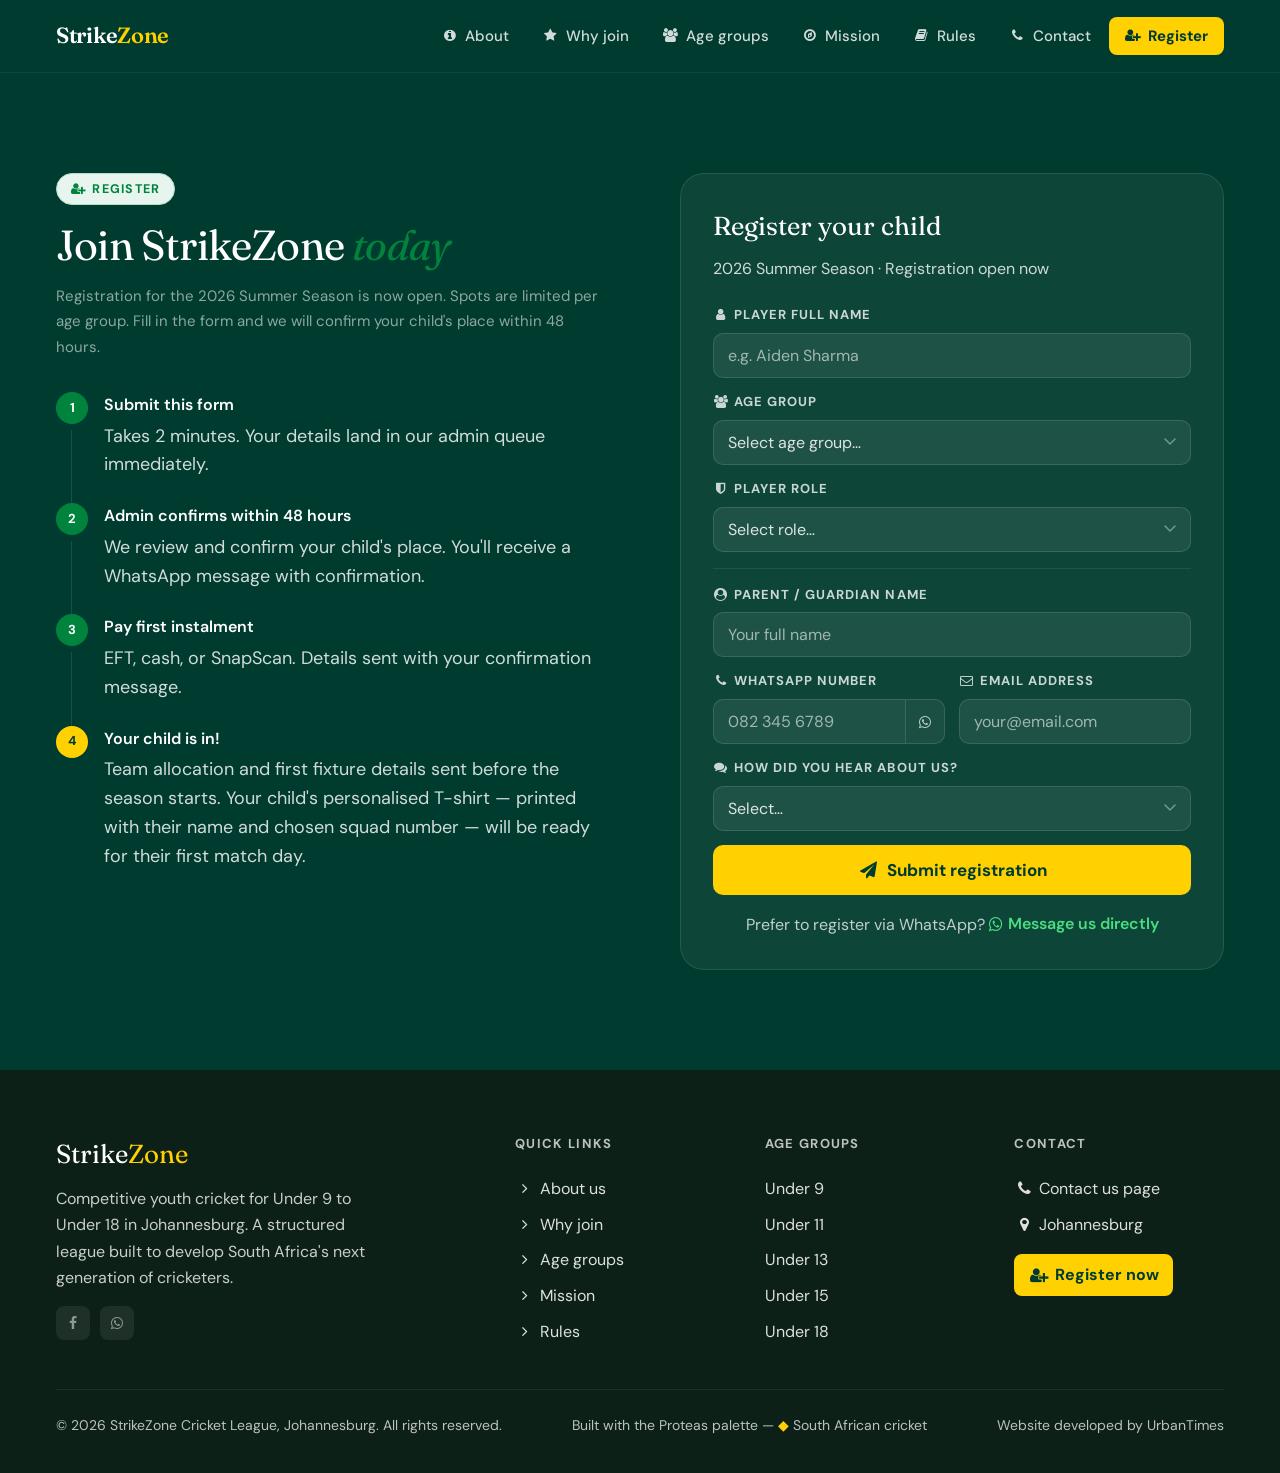
<file: register.html>
<!DOCTYPE html>
<html lang="en">
<head>
  <meta charset="UTF-8">
  <meta name="viewport" content="width=device-width, initial-scale=1.0">
  <title>Register | StrikeZone Cricket League</title>
  <link href="https://fonts.googleapis.com/css2?family=Fraunces:ital,opsz,wght@0,9..144,300;0,9..144,400;0,9..144,600;0,9..144,700;1,9..144,300;1,9..144,400;1,9..144,600&family=DM+Sans:wght@300;400;500;600&display=swap" rel="stylesheet">
  <link rel="stylesheet" href="https://cdnjs.cloudflare.com/ajax/libs/font-awesome/4.7.0/css/font-awesome.min.css">
  <link rel="stylesheet" href="assets/style.css">
</head>
<body>
  <!-- ── NAVBAR ── -->
  <nav class="navbar">
    <div class="nav-inner">
      <a href="index.html" class="nav-logo">Strike<span>Zone</span></a>
      <div class="nav-links">
        <a href="about.html"><i class="fa fa-info-circle fa-fw"></i> About</a>
        <a href="why-join.html"><i class="fa fa-star fa-fw"></i> Why join</a>
        <a href="age-groups.html"><i class="fa fa-users fa-fw"></i> Age groups</a>
        <a href="mission.html"><i class="fa fa-compass fa-fw"></i> Mission</a>
        <a href="rules.html"><i class="fa fa-book fa-fw"></i> Rules</a>
        <a href="contact.html"><i class="fa fa-phone fa-fw"></i> Contact</a>
        <a href="register.html" class="nav-cta"><i class="fa fa-user-plus fa-fw"></i> Register</a>
      </div>
      <div class="nav-hamburger" onclick="toggleMenu()"><i class="fa fa-bars"></i></div>
    </div>
    <div class="mobile-menu" id="mobile-menu">
      <a href="about.html" onclick="toggleMenu()"><i class="fa fa-info-circle fa-fw"></i> About us</a>
      <a href="why-join.html" onclick="toggleMenu()"><i class="fa fa-star fa-fw"></i> Why join</a>
      <a href="age-groups.html" onclick="toggleMenu()"><i class="fa fa-users fa-fw"></i> Age groups</a>
      <a href="mission.html" onclick="toggleMenu()"><i class="fa fa-compass fa-fw"></i> Mission</a>
      <a href="rules.html" onclick="toggleMenu()"><i class="fa fa-book fa-fw"></i> Rules</a>
      <a href="contact.html" onclick="toggleMenu()"><i class="fa fa-phone fa-fw"></i> Contact</a>
      <a href="register.html" class="nav-cta" onclick="toggleMenu()"><i class="fa fa-user-plus fa-fw"></i> Register your child</a>
    </div>
  </nav>

  <!-- ── REGISTER SECTION ── -->
  <div class="register-section">
    <div class="register-inner">
      <div class="register-left reveal">
        <div class="section-tag"><i class="fa fa-user-plus"></i> Register</div>
        <h2 class="section-title register-title-light">Join StrikeZone <em>today</em></h2>
        <p class="register-intro-copy">Registration for the 2026 Summer Season is now open. Spots are limited per age group. Fill in the form and we will confirm your child's place within 48 hours.</p>
        <div class="register-steps">
          <div class="reg-step">
            <div class="reg-circle">1</div>
            <div><div class="reg-title">Submit this form</div><div class="reg-body">Takes 2 minutes. Your details land in our admin queue immediately.</div></div>
          </div>
          <div class="reg-step">
            <div class="reg-circle">2</div>
            <div><div class="reg-title">Admin confirms within 48 hours</div><div class="reg-body">We review and confirm your child's place. You'll receive a WhatsApp message with confirmation.</div></div>
          </div>
          <div class="reg-step">
            <div class="reg-circle">3</div>
            <div><div class="reg-title">Pay first instalment</div><div class="reg-body">EFT, cash, or SnapScan. Details sent with your confirmation message.</div></div>
          </div>
          <div class="reg-step">
            <div class="reg-circle reg-circle-highlight">4</div>
            <div><div class="reg-title">Your child is in!</div><div class="reg-body">Team allocation and first fixture details sent before the season starts. Your child's personalised T-shirt — printed with their name and chosen squad number — will be ready for their first match day.</div></div>
          </div>
        </div>
      </div>

      <div class="register-right reveal">
        <div class="form-card" id="form-card">
          <div id="form-content">
            <div class="form-title">Register your child</div>
            <div class="form-sub">2026 Summer Season · Registration open now</div>
            <div class="form-group full">
              <label class="flabel" for="f-fullname"><i class="fa fa-user fa-fw"></i> Player full name</label>
              <input class="finput" type="text" placeholder="e.g. Aiden Sharma" id="f-fullname" autocomplete="name">
            </div>
            <div class="form-group full">
              <label class="flabel" for="f-age"><i class="fa fa-users fa-fw"></i> Age group</label>
              <select class="fselect" id="f-age">
                <option value="">Select age group…</option>
                <option>Under 9 (born 2016–2017)</option>
                <option>Under 11 (born 2014–2015)</option>
                <option>Under 13 (born 2012–2013)</option>
                <option>Under 15 (born 2010–2011)</option>
                <option>Under 18 (born 2007–2009)</option>
              </select>
            </div>
            <div class="form-group full">
              <label class="flabel" for="f-role"><i class="fa fa-shield fa-fw"></i> Player role</label>
              <select class="fselect" id="f-role">
                <option value="">Select role…</option>
                <option>Batsman</option>
                <option>Bowler</option>
                <option>All-rounder</option>
                <option>Wicket keeper</option>
                <option>Not sure yet</option>
              </select>
            </div>
            <div class="form-divider"></div>
            <div class="form-group full">
              <label class="flabel" for="f-pname"><i class="fa fa-user-circle fa-fw"></i> Parent / guardian name</label>
              <input class="finput" type="text" placeholder="Your full name" id="f-pname" autocomplete="name">
            </div>
            <div class="form-row">
              <div class="form-group">
                <label class="flabel" for="f-phone"><i class="fa fa-phone fa-fw"></i> WhatsApp number</label>
                <div class="finput-group">
                  <input class="finput" type="tel" placeholder="082 345 6789" id="f-phone" autocomplete="tel">
                  <div class="finput-addon"><i class="fa fa-whatsapp"></i></div>
                </div>
              </div>
              <div class="form-group">
                <label class="flabel" for="f-email"><i class="fa fa-envelope-o fa-fw"></i> Email address</label>
                <input class="finput" type="email" placeholder="your@email.com" id="f-email" autocomplete="email">
              </div>
            </div>
            <div class="form-group full">
              <label class="flabel" for="f-source"><i class="fa fa-comments fa-fw"></i> How did you hear about us?</label>
              <select class="fselect" id="f-source">
                <option value="">Select…</option>
                <option>WhatsApp group</option>
                <option>A friend or family member</option>
                <option>School newsletter</option>
                <option>Social media</option>
                <option>Google search</option>
                <option>Saw a match at the ground</option>
                <option>Other</option>
              </select>
            </div>

            <button class="submit-btn" onclick="submitForm()">
              <i class="fa fa-paper-plane fa-fw"></i> Submit registration
            </button>
            <div class="whatsapp-alt">
              Prefer to register via WhatsApp?
              <a href="https://wa.me/27632018623?text=Hi%2C%20I%27d%20like%20to%20register%20my%20child%20for%20StrikeZone%20Cricket%20League" target="_blank" rel="noopener noreferrer">
                <i class="fa fa-whatsapp"></i> Message us directly
              </a>
            </div>
          </div>
          <div class="success-msg" id="success-msg">
            <div class="success-icon"><i class="fa fa-check-circle"></i></div>
            <div class="success-title">Registration submitted!</div>
            <div class="success-sub">Thank you, <span id="success-player-name"></span>! We will review your registration and confirm your child's place via WhatsApp within 48 hours.</div>
            <div class="register-help">Questions? WhatsApp us at <a href="https://wa.me/27632018623" class="register-help-link">0632018623</a></div>
          </div>
          <div class="error-msg" id="error-msg">
            <div class="error-msg-inner">
              <div class="error-msg-content">
                <div class="error-msg-title">Error</div>
                <div id="error-msg-text" class="error-msg-text"></div>
              </div>
              <button onclick="document.getElementById('error-msg').style.display='none'" class="error-msg-close">×</button>
            </div>
          </div>
        </div>
      </div>
    </div>
  </div>

  <!-- ── FOOTER ── -->
  <footer class="footer">
    <div class="footer-inner">
      <div class="footer-top">
        <div class="footer-brand">
          <div class="fb-logo">Strike<span>Zone</span></div>
          <p>Competitive youth cricket for Under 9 to Under 18 in Johannesburg. A structured league built to develop South Africa's next generation of cricketers.</p>
          <div class="footer-social">
            <a href="https://www.facebook.com/strikezone.co.za" class="fsoc" title="Facebook" aria-label="Facebook"><i class="fa fa-facebook"></i></a>
            
            <a href="https://wa.me/27632018623" class="fsoc" title="WhatsApp" aria-label="WhatsApp"><i class="fa fa-whatsapp"></i></a>
          </div>
        </div>
        <div class="footer-col">
          <h4>Quick links</h4>
          <a href="about.html"><i class="fa fa-angle-right fa-fw"></i> About us</a>
          <a href="why-join.html"><i class="fa fa-angle-right fa-fw"></i> Why join</a>
          <a href="age-groups.html"><i class="fa fa-angle-right fa-fw"></i> Age groups</a>
          <a href="mission.html"><i class="fa fa-angle-right fa-fw"></i> Mission</a>
          <a href="rules.html"><i class="fa fa-angle-right fa-fw"></i> Rules</a>
        </div>
        <div class="footer-col">
          <h4>Age groups</h4>
          <a href="age-groups.html">Under 9</a>
          <a href="age-groups.html">Under 11</a>
          <a href="age-groups.html">Under 13</a>
          <a href="age-groups.html">Under 15</a>
          <a href="age-groups.html">Under 18</a>
        </div>
        <div class="footer-col">
          <h4>Contact</h4>
          <a href="contact.html"><i class="fa fa-phone fa-fw"></i> Contact us page</a>
          <a href="contact.html"><i class="fa fa-map-marker fa-fw"></i> Johannesburg</a>
          <a href="register.html" class="footer-register-link"><i class="fa fa-user-plus fa-fw"></i> Register now</a>
        </div>
      </div>
      <div class="footer-bottom">
        <span>© 2026 StrikeZone Cricket League, Johannesburg. All rights reserved.</span>
        <span>Built with the Proteas palette — <span class="footer-gold-diamond">&#9670;</span> South African cricket</span>
        <span>Website developed by <a href="https://urbantimes.co.za" target="_blank" rel="noopener noreferrer">UrbanTimes</a></span>
      </div>
    </div>
  </footer>

  <script src="assets/config.js"></script>
  <script src="assets/common.js"></script>
  <script src="assets/register.js"></script>
</body>
</html>
</file>
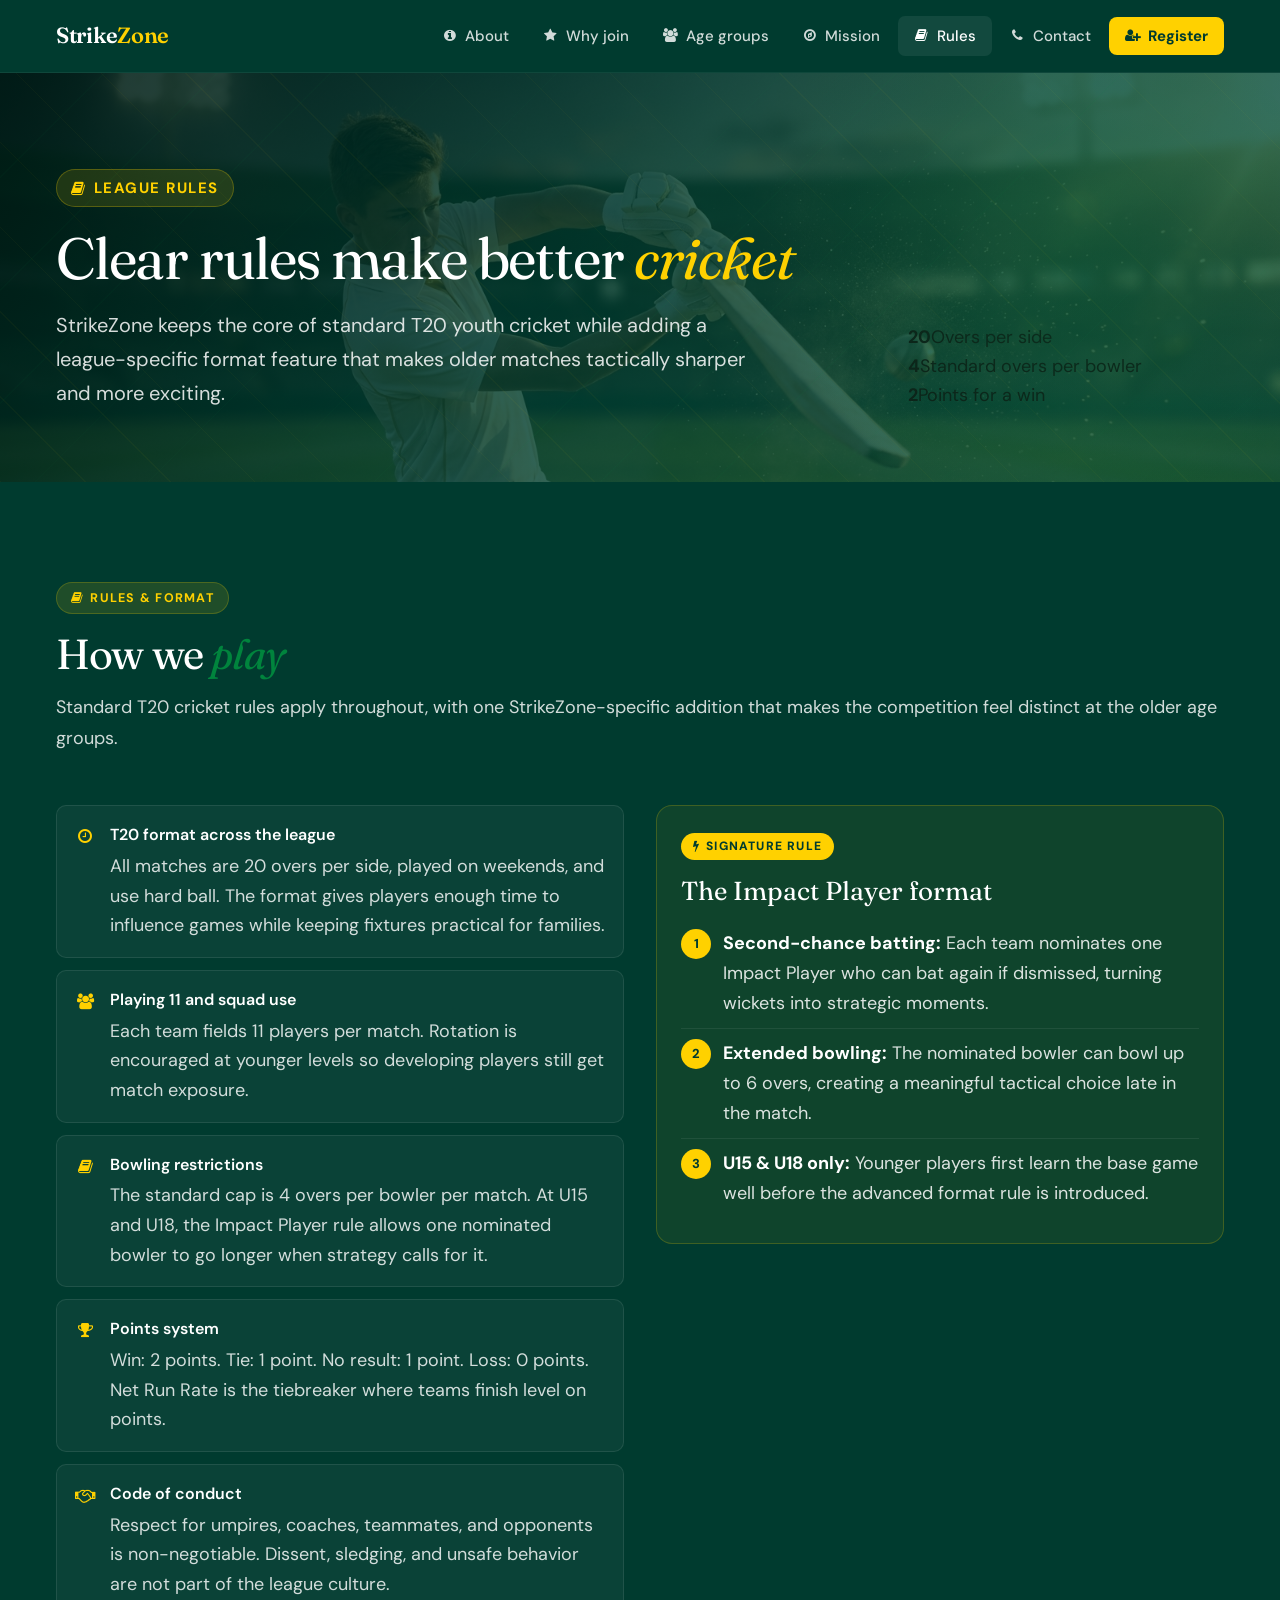
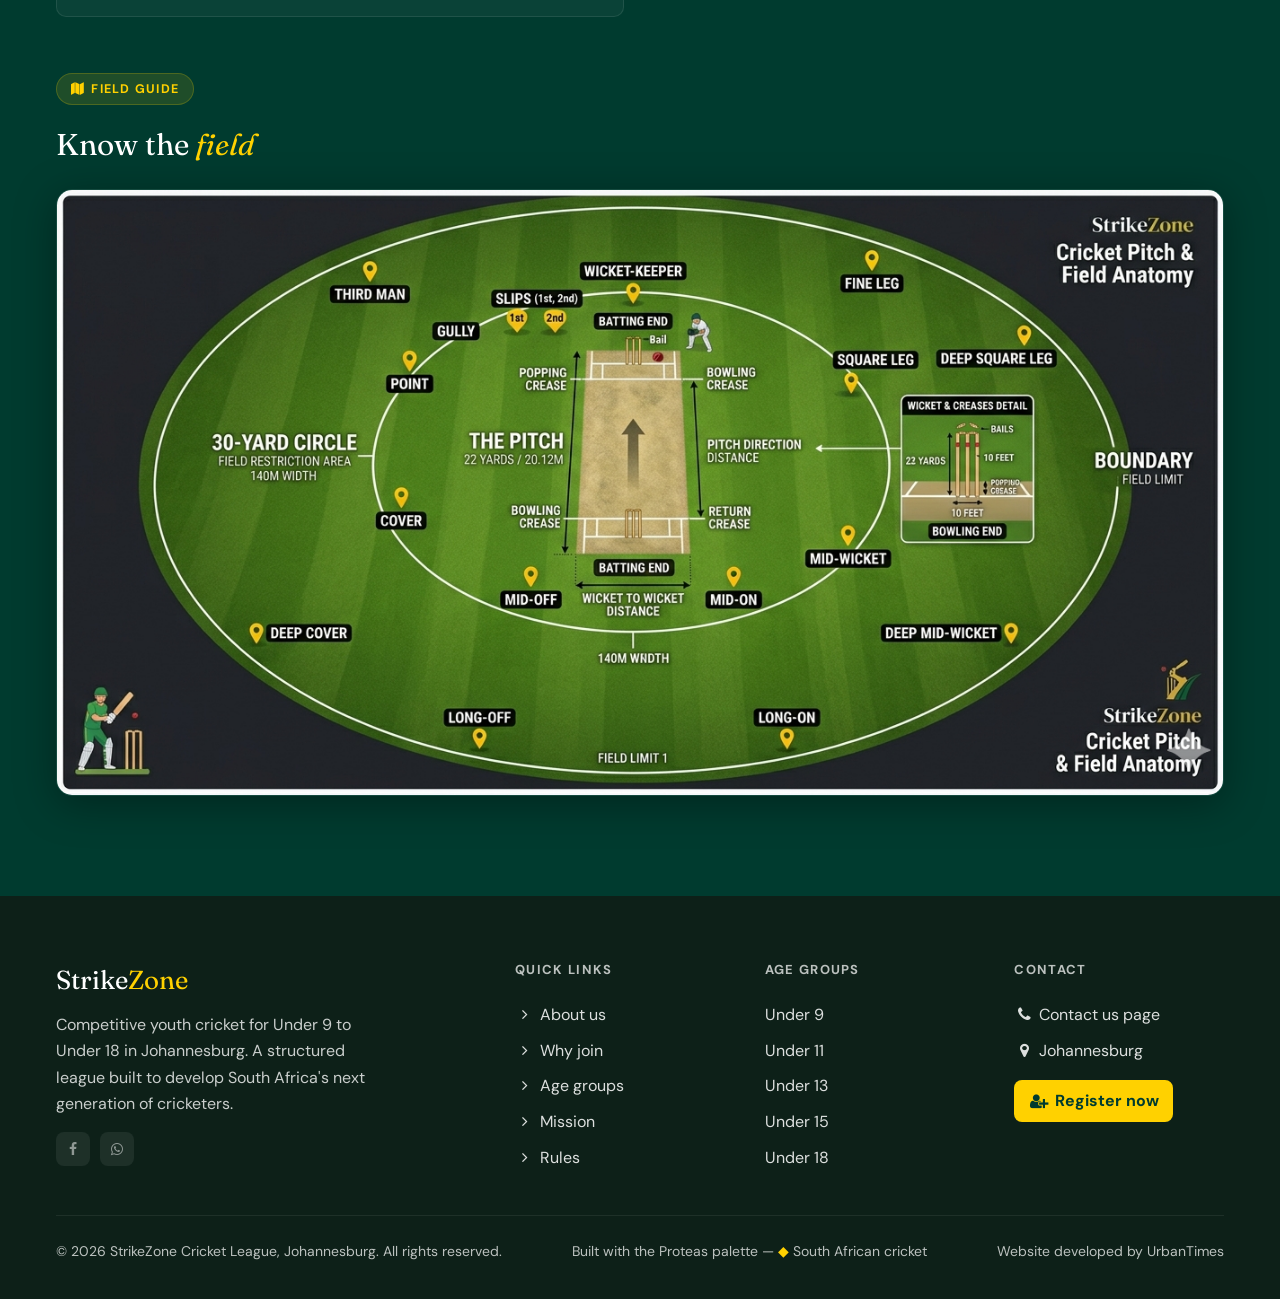
<file: rules.html>
<!DOCTYPE html>
<html lang="en">
<head>
  <meta charset="UTF-8">
  <meta name="viewport" content="width=device-width, initial-scale=1.0">
  <title>Rules | StrikeZone Cricket League</title>
  <meta name="description" content="Understand the StrikeZone Cricket League match format, points system, bowling restrictions, conduct expectations, and Impact Player rule.">
  <link rel="stylesheet" href="assets/style.css">
</head>
<body>
  <nav class="navbar">
    <div class="nav-inner">
      <a href="index.html" class="nav-logo">Strike<span>Zone</span></a>
      <div class="nav-links">
        <a href="about.html"><i class="fa fa-info-circle fa-fw"></i> About</a>
        <a href="why-join.html"><i class="fa fa-star fa-fw"></i> Why join</a>
        <a href="age-groups.html"><i class="fa fa-users fa-fw"></i> Age groups</a>
        <a href="mission.html"><i class="fa fa-compass fa-fw"></i> Mission</a>
        <a href="rules.html" class="active"><i class="fa fa-book fa-fw"></i> Rules</a>
        <a href="contact.html"><i class="fa fa-phone fa-fw"></i> Contact</a>
        <a href="register.html" class="nav-cta"><i class="fa fa-user-plus fa-fw"></i> Register</a>
      </div>
      <div class="nav-hamburger" onclick="toggleMenu()"><i class="fa fa-bars"></i></div>
    </div>
    <div class="mobile-menu" id="mobile-menu">
      <a href="about.html"><i class="fa fa-info-circle fa-fw"></i> About us</a>
      <a href="why-join.html"><i class="fa fa-star fa-fw"></i> Why join</a>
      <a href="age-groups.html"><i class="fa fa-users fa-fw"></i> Age groups</a>
      <a href="mission.html"><i class="fa fa-compass fa-fw"></i> Mission</a>
      <a href="rules.html" class="active"><i class="fa fa-book fa-fw"></i> Rules</a>
      <a href="contact.html"><i class="fa fa-phone fa-fw"></i> Contact</a>
      <a href="register.html" class="nav-cta"><i class="fa fa-user-plus fa-fw"></i> Register your child</a>
    </div>
  </nav>

  <section class="page-hero">
    <div class="page-hero-inner">
      <div class="page-hero-copy reveal visible">
        <div class="page-hero-kicker"><i class="fa fa-book"></i> League rules</div>
        <h1 class="page-hero-title">Clear rules make better <em>cricket</em></h1>
        <p class="page-hero-sub">StrikeZone keeps the core of standard T20 youth cricket while adding a league-specific format feature that makes older matches tactically sharper and more exciting.</p>
      </div>
      <div class="hero-stat-bar reveal visible">
        <div><strong>20</strong><span>Overs per side</span></div>
        <div><strong>4</strong><span>Standard overs per bowler</span></div>
        <div><strong>2</strong><span>Points for a win</span></div>
      </div>
    </div>
  </section>

  <section class="section section-dark">
    <div class="section-inner">
      <div class="reveal">
        <div class="section-tag"><i class="fa fa-book"></i> Rules &amp; format</div>
        <h2 class="section-title">How we <em>play</em></h2>
        <p class="section-sub section-sub-wide">Standard T20 cricket rules apply throughout, with one StrikeZone-specific addition that makes the competition feel distinct at the older age groups.</p>
      </div>
      <div class="rules-grid reveal">
        <div class="rules-list">
          <div class="rule-item">
            <div class="rule-icon"><i class="fa fa-clock-o fa-fw"></i></div>
            <div>
              <div class="rule-title">T20 format across the league</div>
              <div class="rule-body">All matches are 20 overs per side, played on weekends, and use hard ball. The format gives players enough time to influence games while keeping fixtures practical for families.</div>
            </div>
          </div>
          <div class="rule-item">
            <div class="rule-icon"><i class="fa fa-users fa-fw"></i></div>
            <div>
              <div class="rule-title">Playing 11 and squad use</div>
              <div class="rule-body">Each team fields 11 players per match. Rotation is encouraged at younger levels so developing players still get match exposure.</div>
            </div>
          </div>
          <div class="rule-item">
            <div class="rule-icon"><i class="fa fa-book fa-fw"></i></div>
            <div>
              <div class="rule-title">Bowling restrictions</div>
              <div class="rule-body">The standard cap is 4 overs per bowler per match. At U15 and U18, the Impact Player rule allows one nominated bowler to go longer when strategy calls for it.</div>
            </div>
          </div>
          <div class="rule-item">
            <div class="rule-icon"><i class="fa fa-trophy fa-fw"></i></div>
            <div>
              <div class="rule-title">Points system</div>
              <div class="rule-body">Win: 2 points. Tie: 1 point. No result: 1 point. Loss: 0 points. Net Run Rate is the tiebreaker where teams finish level on points.</div>
            </div>
          </div>
          <div class="rule-item">
            <div class="rule-icon"><i class="fa fa-handshake-o fa-fw"></i></div>
            <div>
              <div class="rule-title">Code of conduct</div>
              <div class="rule-body">Respect for umpires, coaches, teammates, and opponents is non-negotiable. Dissent, sledging, and unsafe behavior are not part of the league culture.</div>
            </div>
          </div>
        </div>
        <div class="impact-card">
          <div class="impact-tag"><i class="fa fa-bolt"></i> Signature rule</div>
          <div class="impact-title">The Impact Player format</div>
          <div class="impact-item">
            <div class="impact-num">1</div>
            <div class="impact-text"><strong>Second-chance batting:</strong> Each team nominates one Impact Player who can bat again if dismissed, turning wickets into strategic moments.</div>
          </div>
          <div class="impact-item">
            <div class="impact-num">2</div>
            <div class="impact-text"><strong>Extended bowling:</strong> The nominated bowler can bowl up to 6 overs, creating a meaningful tactical choice late in the match.</div>
          </div>
          <div class="impact-item">
            <div class="impact-num">3</div>
            <div class="impact-text"><strong>U15 &amp; U18 only:</strong> Younger players first learn the base game well before the advanced format rule is introduced.</div>
          </div>
        </div>
      </div>
      <div class="pitch-diagram reveal">
        <div class="pitch-diagram-label"><i class="fa fa-map"></i> Field guide</div>
        <h3 class="pitch-diagram-title">Know the <em class="pitch-diagram-emphasis">field</em></h3>
        <img src="assets/pitch.png" alt="StrikeZone Cricket Pitch and Field Anatomy showing fielding positions, the 30-yard circle, and wicket details">
      </div>
    </div>
  </section>

  <footer class="footer">
    <div class="footer-inner">
      <div class="footer-top">
        <div class="footer-brand">
          <div class="fb-logo">Strike<span>Zone</span></div>
          <p>Competitive youth cricket for Under 9 to Under 18 in Johannesburg. A structured league built to develop South Africa's next generation of cricketers.</p>
          <div class="footer-social">
            <a href="https://www.facebook.com/strikezone.co.za" class="fsoc" title="Facebook" aria-label="Facebook"><i class="fa fa-facebook"></i></a>
            
            <a href="https://wa.me/27632018623" class="fsoc" title="WhatsApp" aria-label="WhatsApp"><i class="fa fa-whatsapp"></i></a>
          </div>
        </div>
        <div class="footer-col">
          <h4>Quick links</h4>
          <a href="about.html"><i class="fa fa-angle-right fa-fw"></i> About us</a>
          <a href="why-join.html"><i class="fa fa-angle-right fa-fw"></i> Why join</a>
          <a href="age-groups.html"><i class="fa fa-angle-right fa-fw"></i> Age groups</a>
          <a href="mission.html"><i class="fa fa-angle-right fa-fw"></i> Mission</a>
          <a href="rules.html"><i class="fa fa-angle-right fa-fw"></i> Rules</a>
        </div>
        <div class="footer-col">
          <h4>Age groups</h4>
          <a href="age-groups.html">Under 9</a>
          <a href="age-groups.html">Under 11</a>
          <a href="age-groups.html">Under 13</a>
          <a href="age-groups.html">Under 15</a>
          <a href="age-groups.html">Under 18</a>
        </div>
        <div class="footer-col">
          <h4>Contact</h4>
          <a href="contact.html"><i class="fa fa-phone fa-fw"></i> Contact us page</a>
          <a href="contact.html"><i class="fa fa-map-marker fa-fw"></i> Johannesburg</a>
          <a href="register.html" class="footer-register-link"><i class="fa fa-user-plus fa-fw"></i> Register now</a>
        </div>
      </div>
      <div class="footer-bottom">
        <span>© 2026 StrikeZone Cricket League, Johannesburg. All rights reserved.</span>
        <span>Built with the Proteas palette — <span class="footer-gold-diamond">&#9670;</span> South African cricket</span>
        <span>Website developed by <a href="https://urbantimes.co.za" target="_blank" rel="noopener noreferrer">UrbanTimes</a></span>
      </div>
    </div>
  </footer>

  <script src="assets/common.js"></script>
</body>
</html>
</file>
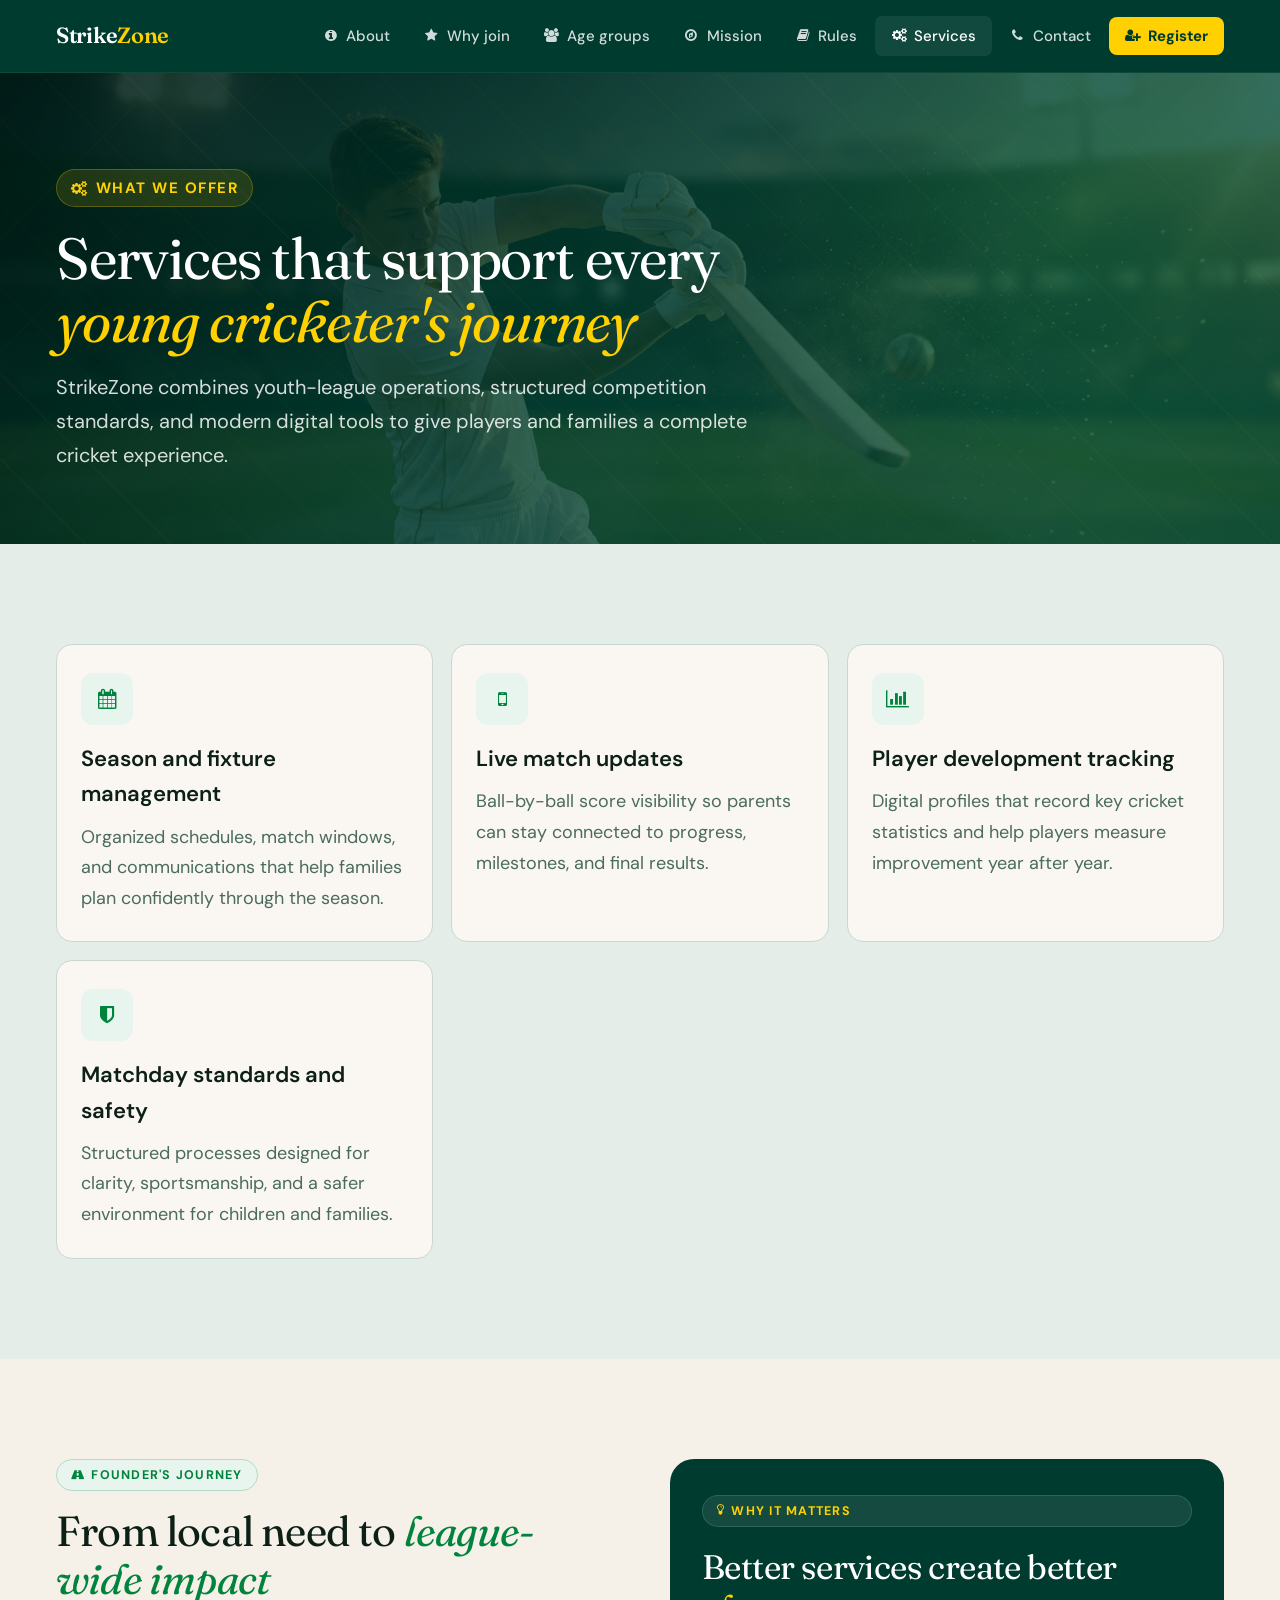
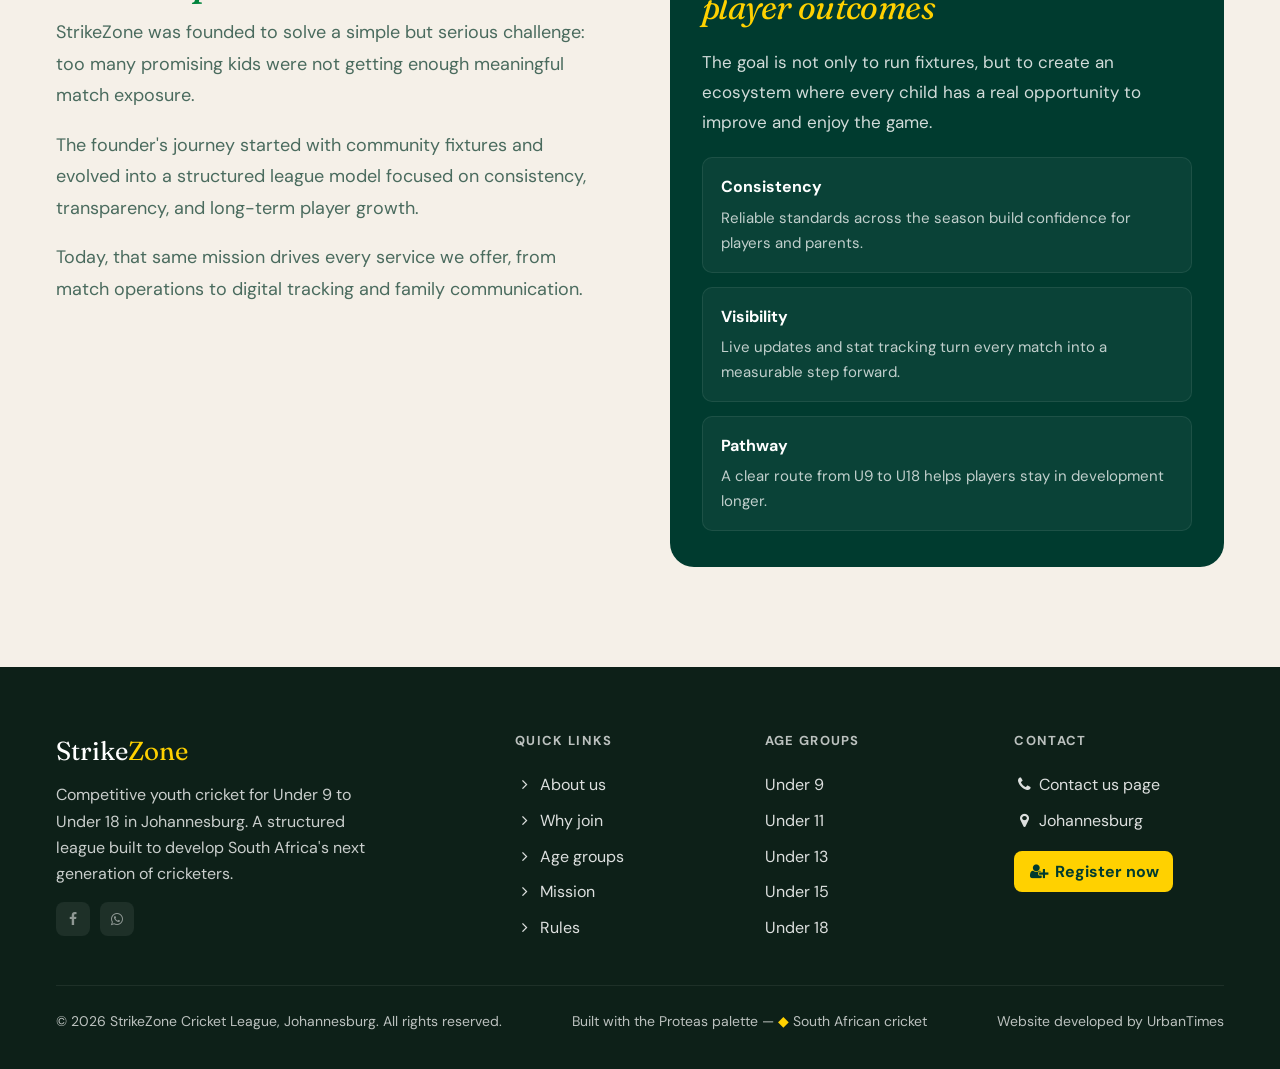
<file: services.html>
<!DOCTYPE html>
<html lang="en">
<head>
  <meta charset="UTF-8">
  <meta name="viewport" content="width=device-width, initial-scale=1.0">
  <title>Services | StrikeZone Cricket League</title>
  <meta name="description" content="Explore StrikeZone services including youth league management, live score tracking, structured match operations, and player development support.">
  <link rel="canonical" href="https://strikezone.co.za/services.html">
  <meta property="og:type" content="website">
  <meta property="og:site_name" content="StrikeZone Cricket League">
  <meta property="og:title" content="Services | StrikeZone Cricket League">
  <meta property="og:description" content="Explore StrikeZone services including youth league management, live score tracking, structured match operations, and player development support.">
  <meta property="og:url" content="https://strikezone.co.za/services.html">
  <meta property="og:image" content="https://strikezone.co.za/assets/pitch.png">
  <meta name="twitter:card" content="summary_large_image">
  <meta name="twitter:title" content="Services | StrikeZone Cricket League">
  <meta name="twitter:description" content="Explore StrikeZone services including youth league management, live score tracking, structured match operations, and player development support.">
  <meta name="twitter:image" content="https://strikezone.co.za/assets/pitch.png">
  <link href="https://fonts.googleapis.com/css2?family=Fraunces:ital,opsz,wght@0,9..144,300;0,9..144,400;0,9..144,600;0,9..144,700;1,9..144,300;1,9..144,400;1,9..144,600&family=DM+Sans:wght@300;400;500;600&display=swap" rel="stylesheet">
  <link rel="stylesheet" href="https://cdnjs.cloudflare.com/ajax/libs/font-awesome/4.7.0/css/font-awesome.min.css">
  <link rel="stylesheet" href="assets/style.css">
</head>
<body>
  <nav class="navbar">
    <div class="nav-inner">
      <a href="index.html" class="nav-logo">Strike<span>Zone</span></a>
      <div class="nav-links">
        <a href="about.html"><i class="fa fa-info-circle fa-fw"></i> About</a>
        <a href="why-join.html"><i class="fa fa-star fa-fw"></i> Why join</a>
        <a href="age-groups.html"><i class="fa fa-users fa-fw"></i> Age groups</a>
        <a href="mission.html"><i class="fa fa-compass fa-fw"></i> Mission</a>
        <a href="rules.html"><i class="fa fa-book fa-fw"></i> Rules</a>
        <a href="services.html" class="active"><i class="fa fa-cogs fa-fw"></i> Services</a>
        <a href="contact.html"><i class="fa fa-phone fa-fw"></i> Contact</a>
        <a href="register.html" class="nav-cta"><i class="fa fa-user-plus fa-fw"></i> Register</a>
      </div>
      <div class="nav-hamburger" onclick="toggleMenu()"><i class="fa fa-bars"></i></div>
    </div>
    <div class="mobile-menu" id="mobile-menu">
      <a href="about.html" onclick="toggleMenu()"><i class="fa fa-info-circle fa-fw"></i> About us</a>
      <a href="why-join.html" onclick="toggleMenu()"><i class="fa fa-star fa-fw"></i> Why join</a>
      <a href="age-groups.html" onclick="toggleMenu()"><i class="fa fa-users fa-fw"></i> Age groups</a>
      <a href="mission.html" onclick="toggleMenu()"><i class="fa fa-compass fa-fw"></i> Mission</a>
      <a href="rules.html" onclick="toggleMenu()"><i class="fa fa-book fa-fw"></i> Rules</a>
      <a href="services.html" class="active" onclick="toggleMenu()"><i class="fa fa-cogs fa-fw"></i> Services</a>
      <a href="contact.html" onclick="toggleMenu()"><i class="fa fa-phone fa-fw"></i> Contact</a>
      <a href="register.html" class="nav-cta" onclick="toggleMenu()"><i class="fa fa-user-plus fa-fw"></i> Register your child</a>
    </div>
  </nav>

  <section class="page-hero">
    <div class="page-hero-inner">
      <div class="page-hero-copy reveal visible">
        <div class="page-hero-kicker"><i class="fa fa-cogs"></i> What we offer</div>
        <h1 class="page-hero-title">Services that support every <em>young cricketer's journey</em></h1>
        <p class="page-hero-sub">StrikeZone combines youth-league operations, structured competition standards, and modern digital tools to give players and families a complete cricket experience.</p>
      </div>
    </div>
  </section>

  <section class="section section-stone">
    <div class="section-inner">
      <div class="why-grid">
        <article class="why-card reveal">
          <div class="why-icon"><i class="fa fa-calendar"></i></div>
          <div class="why-title">Season and fixture management</div>
          <div class="why-body">Organized schedules, match windows, and communications that help families plan confidently through the season.</div>
        </article>
        <article class="why-card reveal">
          <div class="why-icon"><i class="fa fa-mobile"></i></div>
          <div class="why-title">Live match updates</div>
          <div class="why-body">Ball-by-ball score visibility so parents can stay connected to progress, milestones, and final results.</div>
        </article>
        <article class="why-card reveal">
          <div class="why-icon"><i class="fa fa-bar-chart"></i></div>
          <div class="why-title">Player development tracking</div>
          <div class="why-body">Digital profiles that record key cricket statistics and help players measure improvement year after year.</div>
        </article>
        <article class="why-card reveal">
          <div class="why-icon"><i class="fa fa-shield"></i></div>
          <div class="why-title">Matchday standards and safety</div>
          <div class="why-body">Structured processes designed for clarity, sportsmanship, and a safer environment for children and families.</div>
        </article>
      </div>
    </div>
  </section>

  <section class="section">
    <div class="section-inner">
      <div class="split-grid">
        <div class="reveal">
          <div class="section-tag"><i class="fa fa-road"></i> Founder's journey</div>
          <h2 class="section-title">From local need to <em>league-wide impact</em></h2>
          <div class="section-copy">
            <p>StrikeZone was founded to solve a simple but serious challenge: too many promising kids were not getting enough meaningful match exposure.</p>
            <p>The founder's journey started with community fixtures and evolved into a structured league model focused on consistency, transparency, and long-term player growth.</p>
            <p>Today, that same mission drives every service we offer, from match operations to digital tracking and family communication.</p>
          </div>
        </div>
        <div class="reveal">
          <div class="about-mission-card">
            <div class="section-tag"><i class="fa fa-lightbulb-o"></i> Why it matters</div>
            <h3 class="about-mission-title">Better services create better <em>player outcomes</em></h3>
            <p class="about-mission-lead">The goal is not only to run fixtures, but to create an ecosystem where every child has a real opportunity to improve and enjoy the game.</p>
            <div class="about-mission-points">
              <div class="about-mission-point">
                <strong>Consistency</strong>
                <span>Reliable standards across the season build confidence for players and parents.</span>
              </div>
              <div class="about-mission-point">
                <strong>Visibility</strong>
                <span>Live updates and stat tracking turn every match into a measurable step forward.</span>
              </div>
              <div class="about-mission-point">
                <strong>Pathway</strong>
                <span>A clear route from U9 to U18 helps players stay in development longer.</span>
              </div>
            </div>
          </div>
        </div>
      </div>
    </div>
  </section>

  <footer class="footer">
    <div class="footer-inner">
      <div class="footer-top">
        <div class="footer-brand">
          <div class="fb-logo">Strike<span>Zone</span></div>
          <p>Competitive youth cricket for Under 9 to Under 18 in Johannesburg. A structured league built to develop South Africa's next generation of cricketers.</p>
          <div class="footer-social">
            <a href="https://www.facebook.com/strikezone.co.za" class="fsoc" title="Facebook" aria-label="Facebook"><i class="fa fa-facebook"></i></a>
            
            <a href="https://wa.me/27632018623" class="fsoc" title="WhatsApp" aria-label="WhatsApp"><i class="fa fa-whatsapp"></i></a>
          </div>
        </div>
        <div class="footer-col">
          <h4>Quick links</h4>
          <a href="about.html"><i class="fa fa-angle-right fa-fw"></i> About us</a>
          <a href="why-join.html"><i class="fa fa-angle-right fa-fw"></i> Why join</a>
          <a href="age-groups.html"><i class="fa fa-angle-right fa-fw"></i> Age groups</a>
          <a href="mission.html"><i class="fa fa-angle-right fa-fw"></i> Mission</a>
          <a href="rules.html"><i class="fa fa-angle-right fa-fw"></i> Rules</a>
        </div>
        <div class="footer-col">
          <h4>Age groups</h4>
          <a href="age-groups.html">Under 9</a>
          <a href="age-groups.html">Under 11</a>
          <a href="age-groups.html">Under 13</a>
          <a href="age-groups.html">Under 15</a>
          <a href="age-groups.html">Under 18</a>
        </div>
        <div class="footer-col">
          <h4>Contact</h4>
          <a href="contact.html"><i class="fa fa-phone fa-fw"></i> Contact us page</a>
          <a href="contact.html"><i class="fa fa-map-marker fa-fw"></i> Johannesburg</a>
          <a href="register.html" class="footer-register-link"><i class="fa fa-user-plus fa-fw"></i> Register now</a>
        </div>
      </div>
      <div class="footer-bottom">
        <span>© 2026 StrikeZone Cricket League, Johannesburg. All rights reserved.</span>
        <span>Built with the Proteas palette — <span class="footer-gold-diamond">&#9670;</span> South African cricket</span>
        <span>Website developed by <a href="https://urbantimes.co.za" target="_blank" rel="noopener noreferrer">UrbanTimes</a></span>
      </div>
    </div>
  </footer>

  <script src="assets/common.js"></script>
</body>
</html>
</file>
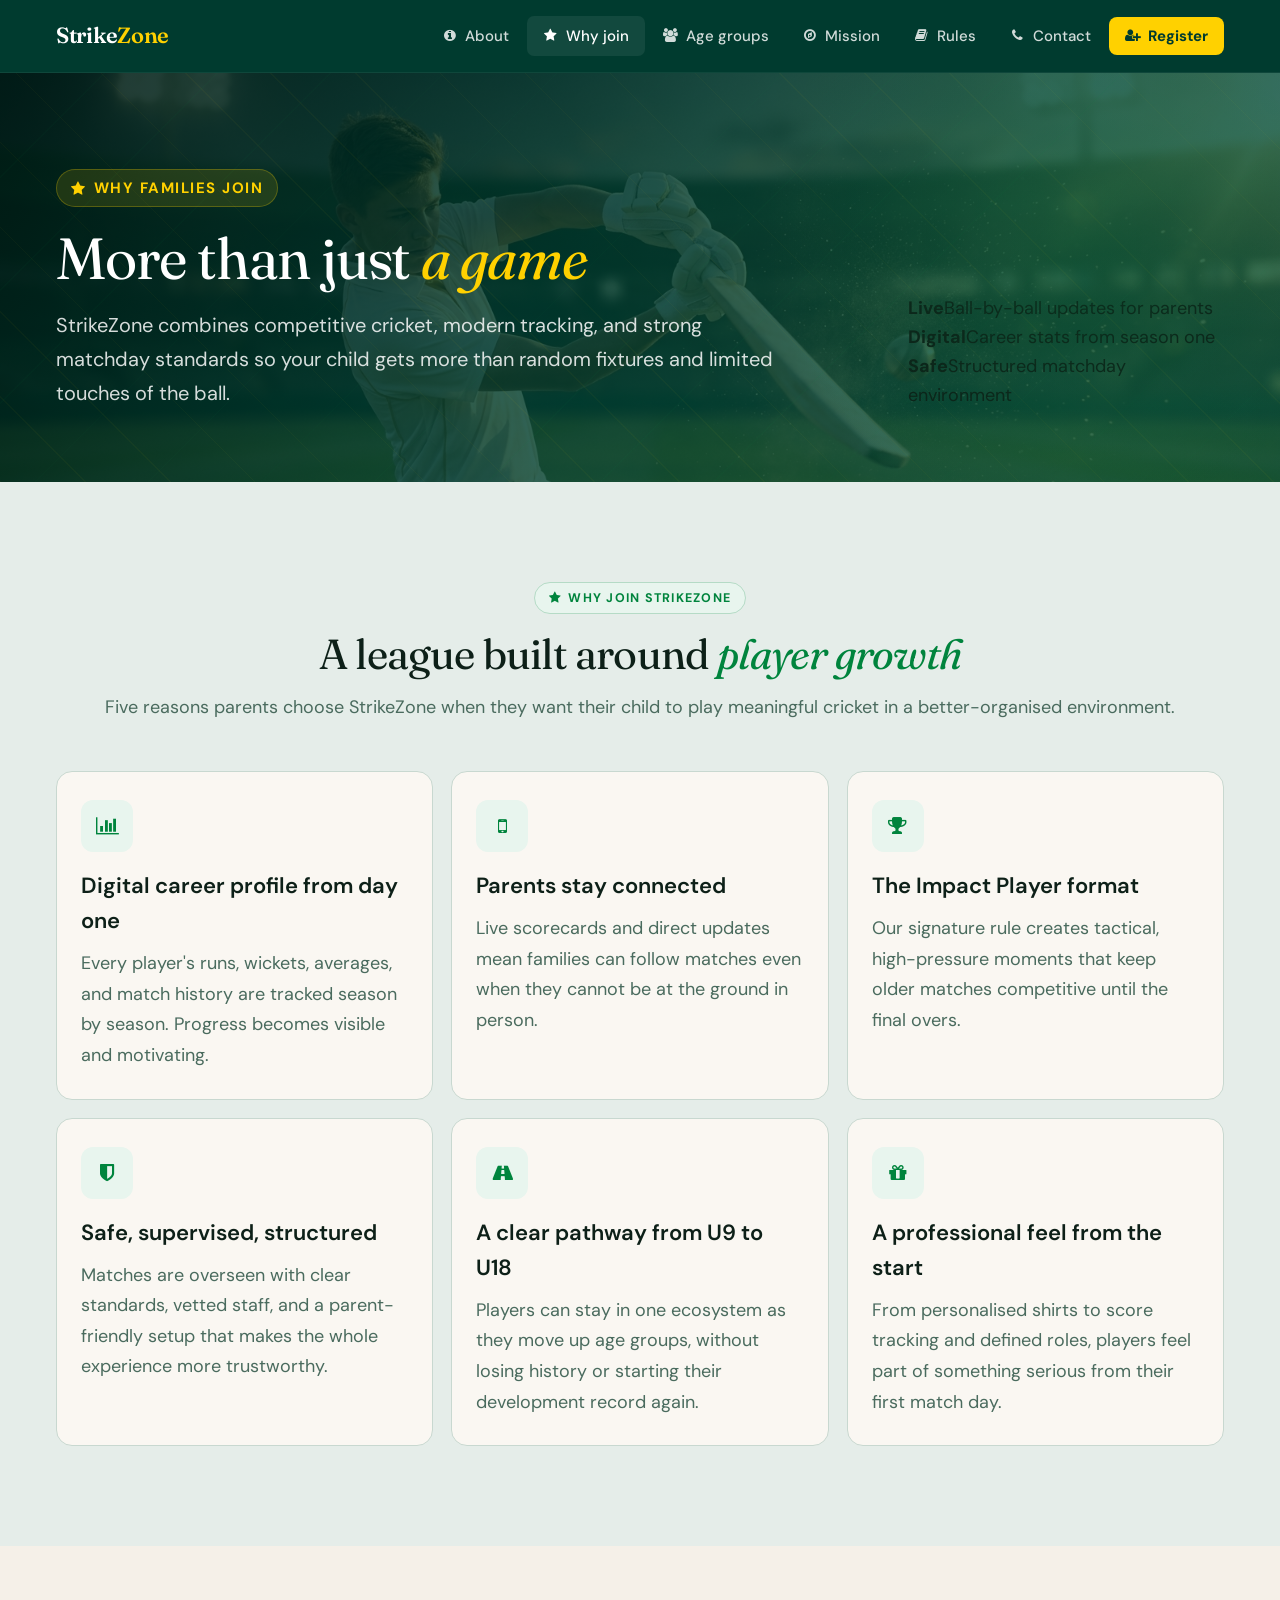
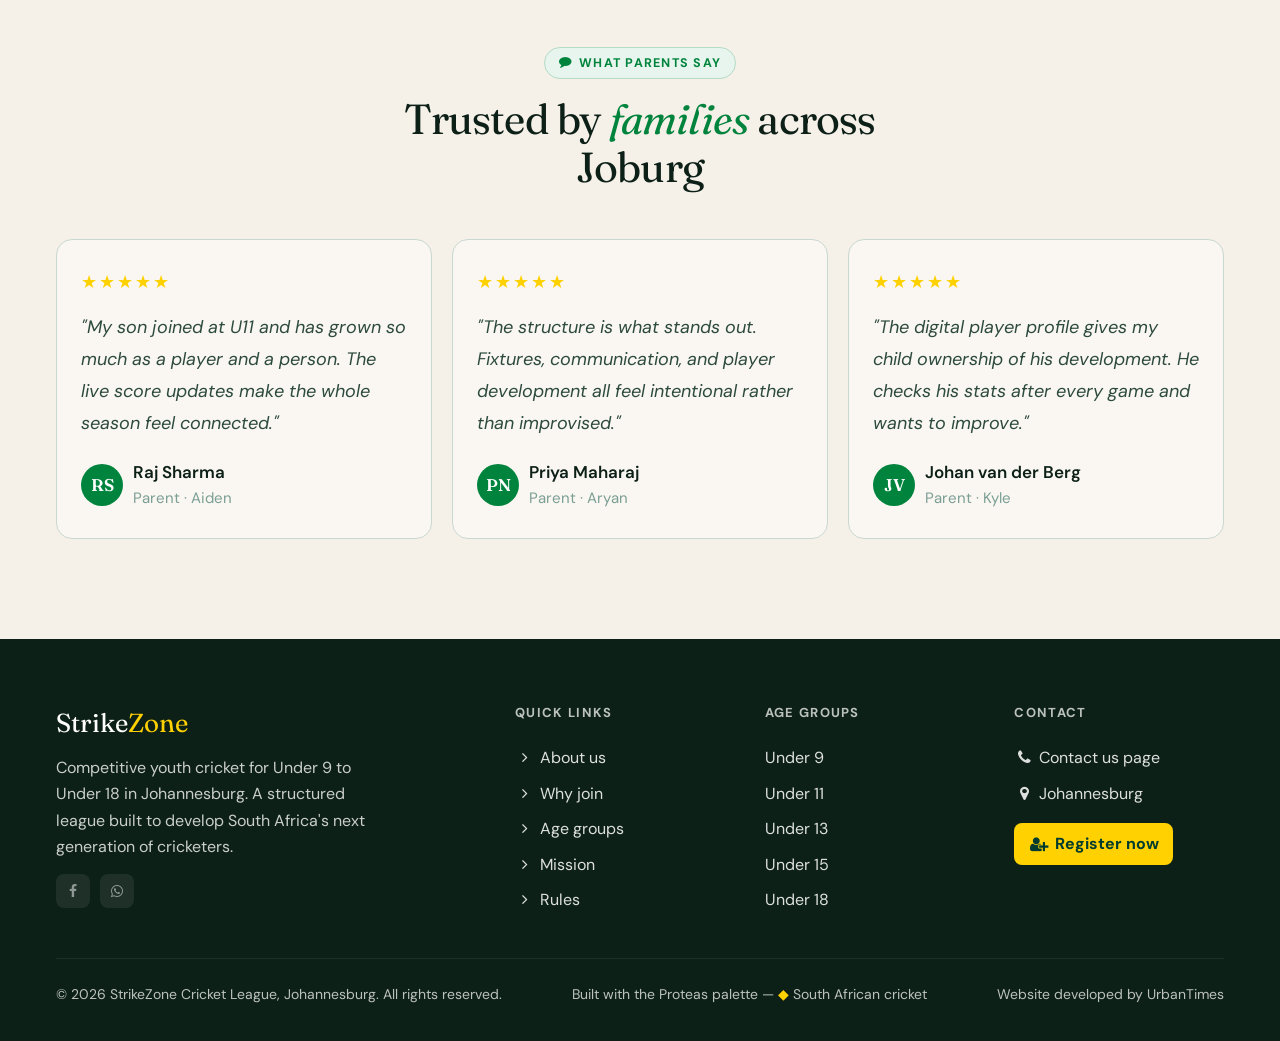
<file: why-join.html>
<!DOCTYPE html>
<html lang="en">
<head>
  <meta charset="UTF-8">
  <meta name="viewport" content="width=device-width, initial-scale=1.0">
  <title>Why Join | StrikeZone Cricket League</title>
  <meta name="description" content="Discover why families choose StrikeZone for live scoring, structured match experience, player development, and a clear pathway from U9 to U18.">
  <link rel="stylesheet" href="assets/style.css">
</head>
<body>
  <nav class="navbar">
    <div class="nav-inner">
      <a href="index.html" class="nav-logo">Strike<span>Zone</span></a>
      <div class="nav-links">
        <a href="about.html"><i class="fa fa-info-circle fa-fw"></i> About</a>
        <a href="why-join.html" class="active"><i class="fa fa-star fa-fw"></i> Why join</a>
        <a href="age-groups.html"><i class="fa fa-users fa-fw"></i> Age groups</a>
        <a href="mission.html"><i class="fa fa-compass fa-fw"></i> Mission</a>
        <a href="rules.html"><i class="fa fa-book fa-fw"></i> Rules</a>
        <a href="contact.html"><i class="fa fa-phone fa-fw"></i> Contact</a>
        <a href="register.html" class="nav-cta"><i class="fa fa-user-plus fa-fw"></i> Register</a>
      </div>
      <div class="nav-hamburger" onclick="toggleMenu()"><i class="fa fa-bars"></i></div>
    </div>
    <div class="mobile-menu" id="mobile-menu">
      <a href="about.html"><i class="fa fa-info-circle fa-fw"></i> About us</a>
      <a href="why-join.html" class="active"><i class="fa fa-star fa-fw"></i> Why join</a>
      <a href="age-groups.html"><i class="fa fa-users fa-fw"></i> Age groups</a>
      <a href="mission.html"><i class="fa fa-compass fa-fw"></i> Mission</a>
      <a href="rules.html"><i class="fa fa-book fa-fw"></i> Rules</a>
      <a href="contact.html"><i class="fa fa-phone fa-fw"></i> Contact</a>
      <a href="register.html" class="nav-cta"><i class="fa fa-user-plus fa-fw"></i> Register your child</a>
    </div>
  </nav>

  <section class="page-hero">
    <div class="page-hero-inner">
      <div class="page-hero-copy reveal visible">
        <div class="page-hero-kicker"><i class="fa fa-star"></i> Why families join</div>
        <h1 class="page-hero-title">More than just <em>a game</em></h1>
        <p class="page-hero-sub">StrikeZone combines competitive cricket, modern tracking, and strong matchday standards so your child gets more than random fixtures and limited touches of the ball.</p>
      </div>
      <div class="hero-stat-bar reveal visible">
        <div><strong>Live</strong><span>Ball-by-ball updates for parents</span></div>
        <div><strong>Digital</strong><span>Career stats from season one</span></div>
        <div><strong>Safe</strong><span>Structured matchday environment</span></div>
      </div>
    </div>
  </section>

  <section class="section section-stone">
    <div class="section-inner">
      <div class="reveal section-center-1100">
        <div class="section-tag"><i class="fa fa-star"></i> Why join StrikeZone</div>
        <h2 class="section-title">A league built around <em>player growth</em></h2>
        <p class="section-sub section-sub-centered-tight section-sub-wide">Five reasons parents choose StrikeZone when they want their child to play meaningful cricket in a better-organised environment.</p>
      </div>
      <div class="why-grid">
        <div class="why-card reveal">
          <div class="why-icon"><i class="fa fa-bar-chart"></i></div>
          <div class="why-title">Digital career profile from day one</div>
          <div class="why-body">Every player's runs, wickets, averages, and match history are tracked season by season. Progress becomes visible and motivating.</div>
        </div>
        <div class="why-card reveal">
          <div class="why-icon"><i class="fa fa-mobile"></i></div>
          <div class="why-title">Parents stay connected</div>
          <div class="why-body">Live scorecards and direct updates mean families can follow matches even when they cannot be at the ground in person.</div>
        </div>
        <div class="why-card reveal">
          <div class="why-icon"><i class="fa fa-trophy"></i></div>
          <div class="why-title">The Impact Player format</div>
          <div class="why-body">Our signature rule creates tactical, high-pressure moments that keep older matches competitive until the final overs.</div>
        </div>
        <div class="why-card reveal">
          <div class="why-icon"><i class="fa fa-shield"></i></div>
          <div class="why-title">Safe, supervised, structured</div>
          <div class="why-body">Matches are overseen with clear standards, vetted staff, and a parent-friendly setup that makes the whole experience more trustworthy.</div>
        </div>
        <div class="why-card reveal">
          <div class="why-icon"><i class="fa fa-road"></i></div>
          <div class="why-title">A clear pathway from U9 to U18</div>
          <div class="why-body">Players can stay in one ecosystem as they move up age groups, without losing history or starting their development record again.</div>
        </div>
        <div class="why-card reveal">
          <div class="why-icon"><i class="fa fa-gift"></i></div>
          <div class="why-title">A professional feel from the start</div>
          <div class="why-body">From personalised shirts to score tracking and defined roles, players feel part of something serious from their first match day.</div>
        </div>
      </div>
    </div>
  </section>

  <section class="section">
    <div class="section-inner">
      <div class="reveal section-center-520">
        <div class="section-tag"><i class="fa fa-comment"></i> What parents say</div>
        <h2 class="section-title">Trusted by <em>families</em> across Joburg</h2>
      </div>
      <div class="testi-grid reveal">
        <div class="testi-card">
          <div class="testi-stars">★★★★★</div>
          <div class="testi-text">"My son joined at U11 and has grown so much as a player and a person. The live score updates make the whole season feel connected."</div>
          <div class="testi-author">
            <div class="testi-avatar">RS</div>
            <div><div class="testi-name">Raj Sharma</div><div class="testi-child">Parent · Aiden</div></div>
          </div>
        </div>
        <div class="testi-card">
          <div class="testi-stars">★★★★★</div>
          <div class="testi-text">"The structure is what stands out. Fixtures, communication, and player development all feel intentional rather than improvised."</div>
          <div class="testi-author">
            <div class="testi-avatar">PN</div>
            <div><div class="testi-name">Priya Maharaj</div><div class="testi-child">Parent · Aryan</div></div>
          </div>
        </div>
        <div class="testi-card">
          <div class="testi-stars">★★★★★</div>
          <div class="testi-text">"The digital player profile gives my child ownership of his development. He checks his stats after every game and wants to improve."</div>
          <div class="testi-author">
            <div class="testi-avatar">JV</div>
            <div><div class="testi-name">Johan van der Berg</div><div class="testi-child">Parent · Kyle</div></div>
          </div>
        </div>
      </div>
    </div>
  </section>

  <footer class="footer">
    <div class="footer-inner">
      <div class="footer-top">
        <div class="footer-brand">
          <div class="fb-logo">Strike<span>Zone</span></div>
          <p>Competitive youth cricket for Under 9 to Under 18 in Johannesburg. A structured league built to develop South Africa's next generation of cricketers.</p>
          <div class="footer-social">
            <a href="https://www.facebook.com/strikezone.co.za" class="fsoc" title="Facebook" aria-label="Facebook"><i class="fa fa-facebook"></i></a>
            
            <a href="https://wa.me/27632018623" class="fsoc" title="WhatsApp" aria-label="WhatsApp"><i class="fa fa-whatsapp"></i></a>
          </div>
        </div>
        <div class="footer-col">
          <h4>Quick links</h4>
          <a href="about.html"><i class="fa fa-angle-right fa-fw"></i> About us</a>
          <a href="why-join.html"><i class="fa fa-angle-right fa-fw"></i> Why join</a>
          <a href="age-groups.html"><i class="fa fa-angle-right fa-fw"></i> Age groups</a>
          <a href="mission.html"><i class="fa fa-angle-right fa-fw"></i> Mission</a>
          <a href="rules.html"><i class="fa fa-angle-right fa-fw"></i> Rules</a>
        </div>
        <div class="footer-col">
          <h4>Age groups</h4>
          <a href="age-groups.html">Under 9</a>
          <a href="age-groups.html">Under 11</a>
          <a href="age-groups.html">Under 13</a>
          <a href="age-groups.html">Under 15</a>
          <a href="age-groups.html">Under 18</a>
        </div>
        <div class="footer-col">
          <h4>Contact</h4>
          <a href="contact.html"><i class="fa fa-phone fa-fw"></i> Contact us page</a>
          <a href="contact.html"><i class="fa fa-map-marker fa-fw"></i> Johannesburg</a>
          <a href="register.html" class="footer-register-link"><i class="fa fa-user-plus fa-fw"></i> Register now</a>
        </div>
      </div>
      <div class="footer-bottom">
        <span>© 2026 StrikeZone Cricket League, Johannesburg. All rights reserved.</span>
        <span>Built with the Proteas palette — <span class="footer-gold-diamond">&#9670;</span> South African cricket</span>
        <span>Website developed by <a href="https://urbantimes.co.za" target="_blank" rel="noopener noreferrer">UrbanTimes</a></span>
      </div>
    </div>
  </footer>

  <script src="assets/common.js"></script>
</body>
</html>
</file>
<file: assets/style.css>
@import url('https://fonts.googleapis.com/css2?family=Fraunces:ital,opsz,wght@0,9..144,300;0,9..144,400;0,9..144,600;0,9..144,700;1,9..144,300;1,9..144,400;1,9..144,600&family=DM+Sans:wght@300;400;500;600;700&display=swap');
@import url('https://cdnjs.cloudflare.com/ajax/libs/font-awesome/4.7.0/css/font-awesome.min.css');

:root {
  --dark: #003b2f;
  --dark-mid: #004d3a;
  --green: #00843d;
  --green-mid: #006b32;
  --green-lite: #e8f5ee;
  --green-bdr: #b5dbc6;
  --gold: #ffd100;
  --gold-dark: #d4a800;
  --gold-lite: #fff8d6;
  --cream: #f5f0e8;
  --warm-white: #faf7f2;
  --stone: #e5ede9;
  --stone-mid: #c8d8d0;
  --ink: #0d2018;
  --ink-mid: #2d4a3e;
  --ink-light: #4a6b5e;
  --ink-faint: #7a9e94;
  --danger: #dc2626;
  --success: #16a34a;
  --sans: 'DM Sans', sans-serif;
  --serif: 'Fraunces', serif;
  --r: 10px;
  --r-lg: 16px;
  --r-xl: 24px;
  --shadow: 0 2px 12px rgba(0, 59, 47, 0.1);
  --shadow-lg: 0 8px 32px rgba(0, 59, 47, 0.14);
  --text-body: 18px;
  --text-meta: 16px;
  --text-small: 15px;
}

*, *::before, *::after { box-sizing: border-box; margin: 0; padding: 0; }
html { scroll-behavior: smooth; font-size: 18px; }
body {
  font-family: var(--sans);
  background: var(--cream);
  color: var(--ink);
  line-height: 1.6;
  overflow-x: hidden;
}
img { max-width: 100%; display: block; }
a { text-decoration: none; color: inherit; }

.navbar {
  position: sticky;
  top: 0;
  z-index: 999;
  background: var(--dark);
  border-bottom: 1px solid rgba(255, 255, 255, 0.06);
  -webkit-backdrop-filter: blur(12px);
  backdrop-filter: blur(12px);
}
.nav-inner {
  max-width: 1440px;
  margin: 0 auto;
  padding: 0 56px;
  display: flex;
  align-items: center;
  justify-content: space-between;
  min-height: 72px;
}
.nav-logo {
  font-family: var(--serif);
  font-size: 22px;
  font-weight: 600;
  color: #fff;
  letter-spacing: -0.3px;
}
.nav-logo span { color: var(--gold); }
.nav-links { display: flex; align-items: center; gap: 2px; }
.nav-links a {
  display: inline-flex;
  align-items: center;
  gap: 8px;
  padding: 8px 16px;
  font-size: 15px;
  font-weight: 500;
  color: rgba(255, 255, 255, 0.82);
  border-radius: 7px;
  transition: all 0.15s;
}
.nav-links a i { font-size: 0.9em; width: 1.1em; text-align: center; }
.nav-links a:hover,
.nav-links a.active { color: #fff; background: rgba(255, 255, 255, 0.07); }
.nav-cta {
  background: var(--gold);
  color: var(--dark) !important;
  font-weight: 700 !important;
  padding: 7px 16px !important;
  border-radius: 8px !important;
}
.nav-cta:hover { background: #ffe033 !important; }
.nav-hamburger {
  display: none;
  color: #fff;
  font-size: 20px;
  cursor: pointer;
  padding: 4px;
}
.mobile-menu {
  display: none;
  flex-direction: column;
  gap: 2px;
  padding: 12px 16px 16px;
  border-top: 1px solid rgba(255, 255, 255, 0.06);
  background: var(--dark);
}
.mobile-menu.open { display: flex; }
.mobile-menu a {
  padding: 10px 14px;
  font-size: 16px;
  font-weight: 500;
  color: rgba(255, 255, 255, 0.85);
  border-radius: 8px;
}
.mobile-menu a:hover,
.mobile-menu a.active { background: rgba(255, 255, 255, 0.07); color: #fff; }
.mobile-menu .nav-cta {
  background: var(--gold);
  color: var(--dark) !important;
  text-align: center;
  margin-top: 6px;
}

.page-hero {
  position: relative;
  overflow: hidden;
  padding: 96px 56px 72px;
  background:
    linear-gradient(135deg, rgba(0, 26, 19, 0.88) 0%, rgba(0, 59, 47, 0.82) 45%, rgba(0, 77, 58, 0.76) 100%),
    url('stike_boy.png') center top / cover no-repeat;
}
.page-hero::before {
  content: '';
  position: absolute;
  inset: 0;
  background-image:
    repeating-linear-gradient(45deg, rgba(255, 209, 0, 0.03) 0px, rgba(255, 209, 0, 0.03) 1px, transparent 1px, transparent 60px),
    repeating-linear-gradient(-45deg, rgba(0, 132, 61, 0.04) 0px, rgba(0, 132, 61, 0.04) 1px, transparent 1px, transparent 80px);
  pointer-events: none;
}
.page-hero::after {
  content: '';
  position: absolute;
  top: -160px;
  right: -120px;
  width: 640px;
  height: 640px;
  border-radius: 50%;
  background: radial-gradient(circle, rgba(0, 132, 61, 0.18) 0%, transparent 70%);
  pointer-events: none;
}
.page-hero-inner {
  position: relative;
  max-width: 1440px;
  margin: 0 auto;
  display: grid;
  grid-template-columns: minmax(0, 820px) minmax(0, 1fr);
  gap: 32px;
  align-items: end;
}
.page-hero-copy { max-width: 760px; }
.page-hero-kicker {
  display: inline-flex;
  align-items: center;
  gap: 7px;
  background: rgba(255, 209, 0, 0.12);
  color: var(--gold);
  border: 1px solid rgba(255, 209, 0, 0.25);
  font-size: 15px;
  font-weight: 700;
  letter-spacing: 0.1em;
  text-transform: uppercase;
  padding: 6px 14px;
  border-radius: 100px;
  margin-bottom: 20px;
}
.page-hero-title {
  font-family: var(--serif);
  font-size: clamp(36px, 5vw, 58px);
  font-weight: 400;
  color: #fff;
  line-height: 1.08;
  letter-spacing: -1.2px;
  margin-bottom: 18px;
}
.page-hero-title em { color: var(--gold); font-style: italic; }
.page-hero-sub {
  font-size: 20px;
  color: rgba(255, 255, 255, 0.84);
  line-height: 1.7;
  max-width: 720px;
}
.page-actions {
  margin-top: 28px;
  display: flex;
  gap: 12px;
  flex-wrap: wrap;
}
.btn-gold,
.btn-ghost-light,
.btn-ghost-dark {
  display: inline-flex;
  align-items: center;
  justify-content: center;
  gap: 8px;
  border-radius: var(--r);
  padding: 14px 24px;
  font-size: 17px;
  font-weight: 700;
  transition: all 0.15s;
}
.btn-gold {
  background: var(--gold);
  color: var(--dark);
}
.btn-gold:hover { background: #ffe033; transform: translateY(-1px); box-shadow: 0 4px 16px rgba(255, 209, 0, 0.3); }
.btn-ghost-light {
  background: transparent;
  color: rgba(255, 255, 255, 0.86);
  border: 1px solid rgba(255, 255, 255, 0.22);
}
.btn-ghost-light:hover { background: rgba(255, 255, 255, 0.07); color: #fff; }
.btn-ghost-dark {
  background: transparent;
  color: var(--ink);
  border: 1px solid rgba(13, 32, 24, 0.14);
}
.btn-ghost-dark:hover { background: rgba(0, 59, 47, 0.05); }
.hero-mission-list {
  display: grid;
  grid-template-columns: repeat(3, minmax(0, 1fr));
  gap: 18px;
  padding-top: 24px;
  border-top: 1px solid rgba(255, 255, 255, 0.08);
}
.hero-mission-item {
  padding: 16px 18px;
  background: rgba(255, 255, 255, 0.05);
  border: 1px solid rgba(255, 255, 255, 0.08);
  border-radius: var(--r);
}
.hero-mission-item strong {
  display: block;
  font-size: 17px;
  font-weight: 700;
  color: #fff;
}
.hero-mission-item span {
  display: block;
  margin-top: 8px;
  font-size: 15px;
  line-height: 1.6;
  color: rgba(255, 255, 255, 0.78);
}

.section { padding: 100px 56px; }
.section-tight { padding-top: 72px; padding-bottom: 72px; }
.section-inner { max-width: 1440px; margin: 0 auto; }
.section-stone { background: var(--stone); }
.section-dark { background: var(--dark); }
.section-tag {
  display: inline-flex;
  align-items: center;
  gap: 6px;
  background: var(--green-lite);
  color: var(--green);
  border: 1px solid var(--green-bdr);
  font-size: 12.5px;
  font-weight: 700;
  letter-spacing: 0.1em;
  text-transform: uppercase;
  padding: 5px 14px;
  border-radius: 100px;
  margin-bottom: 16px;
}
.section-dark .section-tag {
  background: rgba(255, 209, 0, 0.12);
  color: var(--gold);
  border-color: rgba(255, 209, 0, 0.2);
}
.section-title {
  font-family: var(--serif);
  font-size: clamp(28px, 4vw, 42px);
  font-weight: 400;
  color: var(--ink);
  line-height: 1.15;
  letter-spacing: -0.8px;
  margin-bottom: 14px;
}
.section-title em { color: var(--green); font-style: italic; }
.section-dark .section-title { color: #fff; }
.section-sub {
  font-size: var(--text-body);
  color: var(--ink-light);
  max-width: 760px;
  line-height: 1.7;
  margin-bottom: 52px;
}
.section-sub-wide { max-width: none; }
.section-sub-centered-tight { margin: 0 auto 48px; }
.section-dark .section-sub { color: rgba(255, 255, 255, 0.82); }
.section-copy {
  font-size: var(--text-body);
  color: var(--ink-light);
  line-height: 1.75;
}
.section-copy p + p { margin-top: 18px; }

.split-grid {
  display: grid;
  grid-template-columns: 1fr 1fr;
  gap: 60px;
  align-items: start;
}
.about-mission-card {
  background: var(--dark);
  border-radius: var(--r-xl);
  padding: 36px 32px;
  display: flex;
  flex-direction: column;
  gap: 20px;
  height: 100%;
}
.about-mission-card .section-tag {
  background: rgba(255, 255, 255, 0.08);
  color: var(--gold);
  border-color: rgba(255, 255, 255, 0.12);
  margin-bottom: 0;
}
.about-mission-title {
  font-family: var(--serif);
  font-size: 34px;
  font-weight: 400;
  line-height: 1.2;
  letter-spacing: -0.6px;
  color: #fff;
}
.about-mission-title em { color: var(--gold); font-style: italic; }
.about-mission-lead {
  font-size: 17px;
  line-height: 1.75;
  color: rgba(255, 255, 255, 0.82);
}
.about-mission-points {
  display: grid;
  grid-template-columns: 1fr;
  gap: 14px;
}
.about-mission-point {
  padding: 16px 18px;
  background: rgba(255, 255, 255, 0.04);
  border: 1px solid rgba(255, 255, 255, 0.08);
  border-radius: 10px;
}
.about-mission-point strong {
  display: block;
  font-size: 16px;
  color: #fff;
  margin-bottom: 6px;
}
.about-mission-point span {
  display: block;
  font-size: 15px;
  line-height: 1.65;
  color: rgba(255, 255, 255, 0.75);
}

.mission-band {
  background: linear-gradient(135deg, #006b32 0%, #00843d 45%, #0a9a49 100%);
  padding: 72px 56px;
}
.mission-inner { max-width: 1440px; margin: 0 auto; }
.mission-header { text-align: center; max-width: 900px; margin: 0 auto 32px; }
.mission-kicker {
  display: inline-flex;
  align-items: center;
  gap: 6px;
  background: rgba(255, 255, 255, 0.14);
  color: #fff;
  border: 1px solid rgba(255, 255, 255, 0.24);
  font-size: 12px;
  font-weight: 700;
  letter-spacing: 0.1em;
  text-transform: uppercase;
  padding: 5px 12px;
  border-radius: 100px;
  margin-bottom: 14px;
}
.mission-title {
  font-family: var(--serif);
  font-size: clamp(28px, 4vw, 40px);
  color: #fff;
  line-height: 1.2;
  margin-bottom: 10px;
}
.mission-sub { font-size: 17px; color: rgba(255, 255, 255, 0.9); line-height: 1.7; }
.mission-grid { display: grid; grid-template-columns: repeat(3, 1fr); gap: 16px; }
.mission-card {
  background: rgba(0, 0, 0, 0.12);
  border: 1px solid rgba(255, 255, 255, 0.18);
  border-radius: var(--r-lg);
  padding: 22px 20px;
}
.mission-card-icon {
  width: 44px;
  height: 44px;
  border-radius: 12px;
  background: rgba(255, 209, 0, 0.18);
  color: var(--gold);
  display: flex;
  align-items: center;
  justify-content: center;
  font-size: 18px;
  margin-bottom: 12px;
}
.mission-card h3 {
  font-family: var(--serif);
  font-size: 24px;
  color: #fff;
  margin-bottom: 8px;
  font-weight: 500;
}
.mission-card p { font-size: 16px; color: rgba(255, 255, 255, 0.9); line-height: 1.65; }

.why-grid { display: grid; grid-template-columns: repeat(3, 1fr); gap: 18px; }
.why-card {
  background: var(--warm-white);
  border: 1px solid var(--stone-mid);
  border-radius: var(--r-lg);
  padding: 28px 24px;
  transition: all 0.2s;
  position: relative;
  overflow: hidden;
}
.why-card::before {
  content: '';
  position: absolute;
  top: 0;
  left: 0;
  right: 0;
  height: 3px;
  background: var(--green);
  transform: scaleX(0);
  transform-origin: left;
  transition: transform 0.2s;
}
.why-card:hover { box-shadow: var(--shadow); transform: translateY(-3px); }
.why-card:hover::before { transform: scaleX(1); }
.why-icon {
  width: 52px;
  height: 52px;
  border-radius: 12px;
  background: var(--green-lite);
  color: var(--green);
  display: flex;
  align-items: center;
  justify-content: center;
  font-size: 20px;
  margin-bottom: 16px;
}
.why-title { font-size: 22px; font-weight: 600; color: var(--ink); margin-bottom: 10px; }
.why-body { font-size: var(--text-body); color: var(--ink-light); line-height: 1.7; }

.age-grid { display: grid; grid-template-columns: repeat(5, 1fr); gap: 14px; }
.age-card {
  border-radius: var(--r-lg);
  overflow: hidden;
  border: 1px solid var(--stone-mid);
  transition: all 0.2s;
  cursor: default;
  background: var(--warm-white);
}
.age-card:hover { transform: translateY(-4px); box-shadow: var(--shadow-lg); }
.age-hd { padding: 28px 16px 20px; text-align: center; position: relative; overflow: hidden; }
.age-hd::before {
  content: '\f091';
  font-family: 'FontAwesome';
  font-size: 80px;
  position: absolute;
  top: -8px;
  right: 4px;
  opacity: 0.1;
  line-height: 1;
  pointer-events: none;
}
.age-badge {
  display: inline-block;
  font-size: 12px;
  font-weight: 700;
  letter-spacing: 0.08em;
  text-transform: uppercase;
  padding: 4px 12px;
  border-radius: 100px;
  margin-bottom: 12px;
}
.age-group { font-family: var(--serif); font-size: 38px; font-weight: 600; line-height: 1; margin-bottom: 6px; }
.age-born { font-size: var(--text-small); opacity: 0.7; margin-bottom: 8px; }
.age-level { font-size: var(--text-small); font-weight: 700; letter-spacing: 0.06em; text-transform: uppercase; }
.age-bd { padding: 14px 16px 18px; background: var(--warm-white); border-top: 1px solid var(--stone-mid); }
.age-detail { display: flex; align-items: center; gap: 8px; font-size: var(--text-meta); color: var(--ink-mid); padding: 5px 0; }
.age-detail i { color: var(--green); width: 14px; text-align: center; }
.age-detail-icon-gold { color: var(--gold-dark) !important; }
.age-cta {
  display: block;
  text-align: center;
  margin-top: 16px;
  background: var(--dark);
  color: #fff;
  font-size: var(--text-meta);
  font-weight: 600;
  padding: 11px 16px;
  border-radius: 8px;
  transition: background 0.15s;
}
.age-cta:hover { background: var(--green); }
.age-u9 { background: linear-gradient(135deg, #004d3a, #006b32); color: #fff; }
.age-u9 .age-badge { background: rgba(255, 255, 255, 0.15); color: #fff; }
.age-u11 { background: linear-gradient(135deg, #005a40, #007a45); color: #fff; }
.age-u11 .age-badge { background: rgba(255, 255, 255, 0.15); color: #fff; }
.age-u13 { background: linear-gradient(135deg, #006640, #00843d); color: #fff; }
.age-u13 .age-badge { background: rgba(255, 209, 0, 0.25); color: var(--gold); }
.age-u15 { background: linear-gradient(135deg, #003b2f, #005040); color: #fff; }
.age-u15 .age-badge { background: rgba(255, 209, 0, 0.25); color: var(--gold); }
.age-u18 { background: linear-gradient(135deg, #001a13, #003b2f); color: #fff; }
.age-u18 .age-badge { background: var(--gold); color: var(--dark); }

.rules-grid { display: grid; grid-template-columns: 1fr 1fr; gap: 32px; align-items: start; }
.pitch-diagram { margin-top: 56px; }
.pitch-diagram-label {
  display: inline-flex;
  align-items: center;
  gap: 6px;
  background: rgba(255, 209, 0, 0.12);
  color: var(--gold);
  border: 1px solid rgba(255, 209, 0, 0.2);
  font-size: 12.5px;
  font-weight: 700;
  letter-spacing: 0.1em;
  text-transform: uppercase;
  padding: 5px 14px;
  border-radius: 100px;
  margin-bottom: 16px;
}
.pitch-diagram-title {
  font-family: var(--serif);
  font-size: clamp(22px, 2.5vw, 30px);
  color: #fff;
  margin-bottom: 20px;
  font-weight: 400;
}
.pitch-diagram-emphasis { font-style: italic; color: var(--gold); }
.pitch-diagram img {
  width: 100%;
  border-radius: var(--r-lg);
  border: 1px solid rgba(255, 255, 255, 0.08);
  box-shadow: 0 8px 40px rgba(0, 0, 0, 0.35);
}
.rules-list { display: flex; flex-direction: column; gap: 12px; }
.rule-item {
  background: rgba(255, 255, 255, 0.04);
  border: 1px solid rgba(255, 255, 255, 0.09);
  border-radius: var(--r);
  padding: 16px 18px;
  display: flex;
  gap: 14px;
  align-items: flex-start;
}
.rule-icon { color: var(--gold); font-size: 16px; margin-top: 2px; flex-shrink: 0; }
.rule-title { font-size: 16px; font-weight: 600; color: #fff; margin-bottom: 4px; }
.rule-body { font-size: var(--text-body); color: rgba(255, 255, 255, 0.82); line-height: 1.65; }
.impact-card {
  background: rgba(255, 209, 0, 0.06);
  border: 1px solid rgba(255, 209, 0, 0.2);
  border-radius: var(--r-lg);
  padding: 24px;
}
.impact-tag {
  display: inline-flex;
  align-items: center;
  gap: 6px;
  background: var(--gold);
  color: var(--dark);
  font-size: 12px;
  font-weight: 800;
  letter-spacing: 0.1em;
  text-transform: uppercase;
  padding: 4px 12px;
  border-radius: 100px;
  margin-bottom: 16px;
}
.impact-title { font-family: var(--serif); font-size: 26px; color: #fff; margin-bottom: 12px; line-height: 1.2; }
.impact-item {
  display: flex;
  gap: 12px;
  padding: 10px 0;
  border-bottom: 1px solid rgba(255, 255, 255, 0.07);
}
.impact-item:last-child { border-bottom: none; }
.impact-num {
  width: 30px;
  height: 30px;
  border-radius: 50%;
  background: var(--gold);
  color: var(--dark);
  font-size: 13px;
  font-weight: 800;
  display: flex;
  align-items: center;
  justify-content: center;
  flex-shrink: 0;
}
.impact-text { font-size: var(--text-body); color: rgba(255, 255, 255, 0.85); line-height: 1.65; }
.impact-text strong { color: #fff; }

.register-section { background: var(--dark); }
.register-inner {
  max-width: 1440px;
  margin: 0 auto;
  padding: 100px 56px;
  display: grid;
  grid-template-columns: 1fr 1fr;
  gap: 80px;
  align-items: start;
}
.register-steps { display: flex; flex-direction: column; gap: 0; margin-top: 32px; }
.register-title-light { color: #fff; }
.register-intro-copy {
  font-size: 15px;
  color: rgba(255, 255, 255, 0.55);
  line-height: 1.7;
  margin-bottom: 32px;
}
.reg-step { display: flex; gap: 16px; padding-bottom: 24px; position: relative; }
.reg-step:not(:last-child)::after {
  content: '';
  position: absolute;
  left: 15px;
  top: 38px;
  bottom: 0;
  width: 1px;
  background: rgba(255, 255, 255, 0.1);
}
.reg-circle {
  width: 32px;
  height: 32px;
  border-radius: 50%;
  background: var(--green);
  color: #fff;
  font-size: 13px;
  font-weight: 700;
  display: flex;
  align-items: center;
  justify-content: center;
  flex-shrink: 0;
}
.reg-circle-highlight {
  background: var(--gold);
  color: var(--dark);
}
.reg-title { font-size: 16px; font-weight: 600; color: #fff; margin-bottom: 4px; }
.reg-body { font-size: var(--text-body); color: rgba(255, 255, 255, 0.82); line-height: 1.6; }
.form-divider {
  height: 1px;
  background: rgba(255, 255, 255, 0.08);
  margin: 16px 0;
}
.form-card {
  background: rgba(255, 255, 255, 0.05);
  border: 1px solid rgba(255, 255, 255, 0.1);
  border-radius: var(--r-xl);
  padding: 32px;
}
.form-title { font-family: var(--serif); font-size: 26px; color: #fff; margin-bottom: 8px; }
.form-sub { font-size: var(--text-meta); color: rgba(255, 255, 255, 0.8); margin-bottom: 24px; }
.form-row { display: grid; grid-template-columns: 1fr 1fr; gap: 14px; }
.form-group { margin-bottom: 14px; }
.form-group.full { grid-column: 1 / -1; }
.flabel {
  display: block;
  font-size: 13px;
  font-weight: 700;
  color: rgba(255, 255, 255, 0.78);
  text-transform: uppercase;
  letter-spacing: 0.08em;
  margin-bottom: 7px;
}
.finput,
.fselect {
  width: 100%;
  padding: 11px 14px;
  background: rgba(255, 255, 255, 0.07);
  border: 1px solid rgba(255, 255, 255, 0.12);
  border-radius: var(--r);
  font-family: var(--sans);
  font-size: 16px;
  color: #fff;
  outline: none;
  transition: border-color 0.15s;
}
.finput::placeholder { color: rgba(255, 255, 255, 0.58); }
.finput:focus,
.fselect:focus { border-color: var(--gold); background: rgba(255, 255, 255, 0.09); }
.finput-group { display: flex; }
.finput-group .finput { border-radius: var(--r) 0 0 var(--r); }
.finput-addon {
  display: flex;
  align-items: center;
  padding: 0 13px;
  background: rgba(255, 255, 255, 0.06);
  border: 1px solid rgba(255, 255, 255, 0.12);
  border-left: none;
  border-radius: 0 var(--r) var(--r) 0;
  color: rgba(255, 255, 255, 0.7);
  font-size: 14px;
}
.fselect {
  color: rgba(255, 255, 255, 0.85);
  cursor: pointer;
  appearance: none;
  background-image: url("data:image/svg+xml,%3Csvg xmlns='http://www.w3.org/2000/svg' width='12' height='8' fill='none'%3E%3Cpath d='M1 1l5 5 5-5' stroke='rgba(255,255,255,0.4)' stroke-width='1.5' stroke-linecap='round'/%3E%3C/svg%3E");
  background-repeat: no-repeat;
  background-position: right 14px center;
  padding-right: 36px;
}
.fselect option { background: var(--dark); color: #fff; }
.fcheckbox { display: flex; align-items: flex-start; gap: 10px; cursor: pointer; }
.fcheckbox input { width: 16px; height: 16px; margin-top: 2px; accent-color: var(--green); cursor: pointer; flex-shrink: 0; }
.fcheckbox span { font-size: var(--text-meta); color: rgba(255, 255, 255, 0.8); line-height: 1.6; }
.fcheckbox a { color: var(--gold); }
.submit-btn {
  width: 100%;
  padding: 14px;
  background: var(--gold);
  color: var(--dark);
  font-family: var(--sans);
  font-size: 17px;
  font-weight: 700;
  border: none;
  border-radius: var(--r);
  cursor: pointer;
  display: flex;
  align-items: center;
  justify-content: center;
  gap: 8px;
  transition: all 0.15s;
  margin-top: 6px;
}
.submit-btn:hover { background: #ffe033; transform: translateY(-1px); box-shadow: 0 4px 16px rgba(255, 209, 0, 0.3); }
.whatsapp-alt {
  margin-top: 16px;
  text-align: center;
  font-size: var(--text-meta);
  color: rgba(255, 255, 255, 0.74);
}
.whatsapp-alt a {
  color: #4ade80;
  font-weight: 600;
  display: inline-flex;
  align-items: center;
  gap: 5px;
}
.contact-band { background: var(--green); padding: 72px 56px; }
.contact-inner {
  max-width: 1440px;
  margin: 0 auto;
  display: grid;
  grid-template-columns: 1fr 1.1fr;
  gap: 34px;
  align-items: start;
}
.contact-left .ct-title { font-family: var(--serif); font-size: 38px; color: #fff; margin-bottom: 10px; line-height: 1.2; }
.contact-left .ct-sub { font-size: var(--text-body); color: rgba(255, 255, 255, 0.9); max-width: 620px; }
.contact-points { margin-top: 18px; display: flex; flex-direction: column; gap: 10px; }
.contact-point { display: flex; gap: 10px; align-items: flex-start; font-size: var(--text-meta); color: rgba(255, 255, 255, 0.88); line-height: 1.55; }
.contact-point i { margin-top: 2px; color: var(--gold); }
.contact-btns { display: flex; gap: 12px; flex-wrap: wrap; margin-top: 18px; }
.contact-form-wrap { width: 100%; }
.contact-card { border: 1px solid rgba(255, 255, 255, 0.2); background: rgba(0, 59, 47, 0.35); }
.contact-card .form-sub { margin-bottom: 18px; }
.contact-card .submit-btn { margin-top: 8px; }
.contact-card .success-sub { color: rgba(255, 255, 255, 0.86); }
textarea.finput { min-height: 120px; resize: vertical; }
.btn-wa {
  display: inline-flex;
  align-items: center;
  gap: 8px;
  background: #25d366;
  color: #fff;
  font-size: 16px;
  font-weight: 700;
  padding: 14px 26px;
  border-radius: var(--r);
  transition: all 0.15s;
}
.btn-wa:hover { background: #1db954; transform: translateY(-1px); }
.btn-email {
  display: inline-flex;
  align-items: center;
  gap: 8px;
  background: rgba(255, 255, 255, 0.15);
  color: #fff;
  font-size: 16px;
  font-weight: 600;
  padding: 14px 26px;
  border-radius: var(--r);
  border: 1px solid rgba(255, 255, 255, 0.25);
  transition: all 0.15s;
}
.btn-email:hover { background: rgba(255, 255, 255, 0.22); }

.testi-grid { display: grid; grid-template-columns: repeat(3, 1fr); gap: 20px; }
.testi-card {
  background: var(--warm-white);
  border: 1px solid var(--stone-mid);
  border-radius: var(--r-lg);
  padding: 28px 24px;
}
.testi-stars { color: var(--gold); font-size: 18px; margin-bottom: 14px; letter-spacing: 2px; }
.testi-text { font-size: var(--text-body); color: var(--ink-mid); line-height: 1.78; margin-bottom: 20px; font-style: italic; }
.testi-author { display: flex; align-items: center; gap: 10px; }
.testi-avatar {
  width: 42px;
  height: 42px;
  border-radius: 50%;
  background: var(--green);
  color: #fff;
  display: flex;
  align-items: center;
  justify-content: center;
  font-family: var(--serif);
  font-size: 17px;
  font-weight: 600;
}
.testi-name { font-size: 17px; font-weight: 600; color: var(--ink); }
.testi-child { font-size: var(--text-small); color: var(--ink-faint); }

.footer { background: var(--ink); padding: 64px 56px 36px; }
.footer-inner { max-width: 1440px; margin: 0 auto; }
.footer-top { display: grid; grid-template-columns: 2fr 1fr 1fr 1fr; gap: 40px; margin-bottom: 40px; }
.footer-brand .fb-logo { font-family: var(--serif); font-size: 26px; color: #fff; margin-bottom: 10px; }
.footer-brand .fb-logo span { color: var(--gold); }
.footer-brand p { font-size: var(--text-meta); color: rgba(255, 255, 255, 0.78); line-height: 1.65; max-width: 340px; }
.footer-col h4 {
  font-size: 13px;
  font-weight: 700;
  color: rgba(255, 255, 255, 0.72);
  text-transform: uppercase;
  letter-spacing: 0.1em;
  margin-bottom: 16px;
}
.footer-col a { display: block; font-size: var(--text-meta); color: rgba(255, 255, 255, 0.86); padding: 5px 0; transition: color 0.15s; }
.footer-col a:hover { color: #fff; }
.footer-social { display: flex; gap: 10px; margin-top: 14px; }
.fsoc {
  width: 34px;
  height: 34px;
  border-radius: 8px;
  background: rgba(255, 255, 255, 0.07);
  color: rgba(255, 255, 255, 0.5);
  display: flex;
  align-items: center;
  justify-content: center;
  font-size: 14px;
  transition: all 0.15s;
}
.fsoc:hover { background: var(--green); color: #fff; }
.footer-register-link {
  margin-top: 12px;
  background: var(--gold);
  color: var(--dark) !important;
  padding: 8px 14px !important;
  border-radius: 8px;
  font-weight: 700;
  display: inline-flex !important;
  align-items: center;
  gap: 6px;
}
.footer-bottom {
  padding-top: 24px;
  border-top: 1px solid rgba(255, 255, 255, 0.07);
  display: flex;
  justify-content: space-between;
  align-items: center;
  font-size: 14px;
  color: rgba(255, 255, 255, 0.72);
  flex-wrap: wrap;
  gap: 8px;
}
.footer-gold-diamond { color: var(--gold); }

.success-msg { display: none; text-align: center; padding: 24px; }
.success-msg.show { display: block; }
.success-icon { font-size: 48px; color: var(--gold); margin-bottom: 12px; }
.success-title { font-family: var(--serif); font-size: 24px; color: #fff; margin-bottom: 8px; }
.success-sub { font-size: var(--text-meta); color: rgba(255, 255, 255, 0.82); }
.success-msg.light .success-title { color: var(--ink); }
.success-msg.light .success-sub { color: var(--ink-light); }

.register-help {
  margin-top: 20px;
  font-size: 13px;
  color: rgba(255, 255, 255, 0.35);
}
.register-help-link { color: var(--gold); }

.error-msg {
  display: none;
  background: #d32f2f;
  color: #fff;
  padding: 16px;
  border-radius: 8px;
  margin-top: 16px;
}
.error-msg-inner {
  display: flex;
  justify-content: space-between;
  align-items: flex-start;
  gap: 12px;
}
.error-msg-content { flex: 1; }
.error-msg-title {
  font-weight: 600;
  margin-bottom: 4px;
}
.error-msg-text {
  font-size: 14px;
  line-height: 1.5;
}
.error-msg-close {
  background: none;
  border: none;
  color: #fff;
  font-size: 20px;
  cursor: pointer;
  padding: 0;
  width: 24px;
  height: 24px;
  display: flex;
  align-items: center;
  justify-content: center;
}

.finput.input-error,
.fselect.input-error {
  border-color: var(--danger) !important;
  box-shadow: 0 0 0 2px rgba(220, 38, 38, 0.18);
}
.fcheckbox.checkbox-error {
  border: 1px solid rgba(220, 38, 38, 0.55);
  border-radius: 8px;
  padding: 8px 10px;
}
.field-error-msg {
  margin-top: 6px;
  font-size: 13px;
  color: #ffb4b4;
  line-height: 1.45;
}

.cta-strip {
  background: linear-gradient(135deg, rgba(255, 209, 0, 0.18), rgba(255, 209, 0, 0.06));
  border: 1px solid rgba(255, 209, 0, 0.28);
  border-radius: var(--r-xl);
  padding: 28px 30px;
  display: flex;
  justify-content: space-between;
  align-items: center;
  gap: 20px;
}
.cta-strip h3 { font-family: var(--serif); font-size: 30px; line-height: 1.1; color: var(--ink); }
.cta-strip p { font-size: var(--text-meta); color: var(--ink-light); max-width: 760px; }

.legal-wrap { padding: 88px 56px 96px; }
.legal-card {
  max-width: 980px;
  margin: 0 auto;
  background: var(--warm-white);
  border: 1px solid var(--stone-mid);
  border-radius: var(--r-xl);
  box-shadow: var(--shadow);
  padding: 40px 42px;
}
.legal-meta {
  display: inline-flex;
  align-items: center;
  gap: 8px;
  background: var(--green-lite);
  color: var(--green);
  border: 1px solid var(--green-bdr);
  border-radius: 999px;
  padding: 6px 14px;
  font-size: 14px;
  font-weight: 700;
  margin-bottom: 18px;
}
.legal-card h1,
.legal-card h2 { font-family: var(--serif); color: var(--ink); letter-spacing: -0.4px; }
.legal-card h1 { font-size: clamp(32px, 4vw, 46px); margin-bottom: 10px; }
.legal-card h2 { font-size: 28px; margin-top: 32px; margin-bottom: 12px; }
.legal-card p,
.legal-card li { color: var(--ink-light); font-size: var(--text-body); line-height: 1.75; }
.legal-card ul { padding-left: 24px; }
.legal-card li + li { margin-top: 8px; }
.legal-card p + p { margin-top: 16px; }

.section-center-640 {
  text-align: center;
  max-width: 640px;
  margin: 0 auto 48px;
}

.section-center-1100 {
  text-align: center;
  max-width: 1100px;
  margin: 0 auto 48px;
}

.section-center-520 {
  text-align: center;
  max-width: 520px;
  margin: 0 auto 48px;
}

.reveal { opacity: 0; transform: translateY(24px); transition: opacity 0.55s ease, transform 0.55s ease; }
.reveal.visible { opacity: 1; transform: translateY(0); }

@media (max-width: 1100px) {
  .page-hero-inner,
  .split-grid,
  .rules-grid,
  .register-inner,
  .contact-inner { grid-template-columns: 1fr; }
  .mission-grid { grid-template-columns: 1fr; }
  .why-grid { grid-template-columns: 1fr 1fr; }
  .age-grid { grid-template-columns: repeat(3, 1fr); }
  .testi-grid { grid-template-columns: 1fr 1fr; }
  .footer-top { grid-template-columns: 1fr 1fr; }
}

@media (max-width: 720px) {
  .nav-links { display: none; }
  .nav-hamburger { display: block; }
  .nav-inner,
  .page-hero,
  .section,
  .mission-band,
  .register-inner,
  .contact-band,
  .footer,
  .legal-wrap { padding-left: 24px; padding-right: 24px; }
  .page-hero { padding-top: 72px; padding-bottom: 56px; }
  .form-row,
  .why-grid,
  .testi-grid,
  .footer-top { grid-template-columns: 1fr; }
  .age-grid { grid-template-columns: 1fr; }
  .hero-mission-list { grid-template-columns: 1fr; }
  .legal-card,
  .form-card { padding: 26px 22px; }
  .cta-strip { flex-direction: column; align-items: flex-start; }
}
</file>
